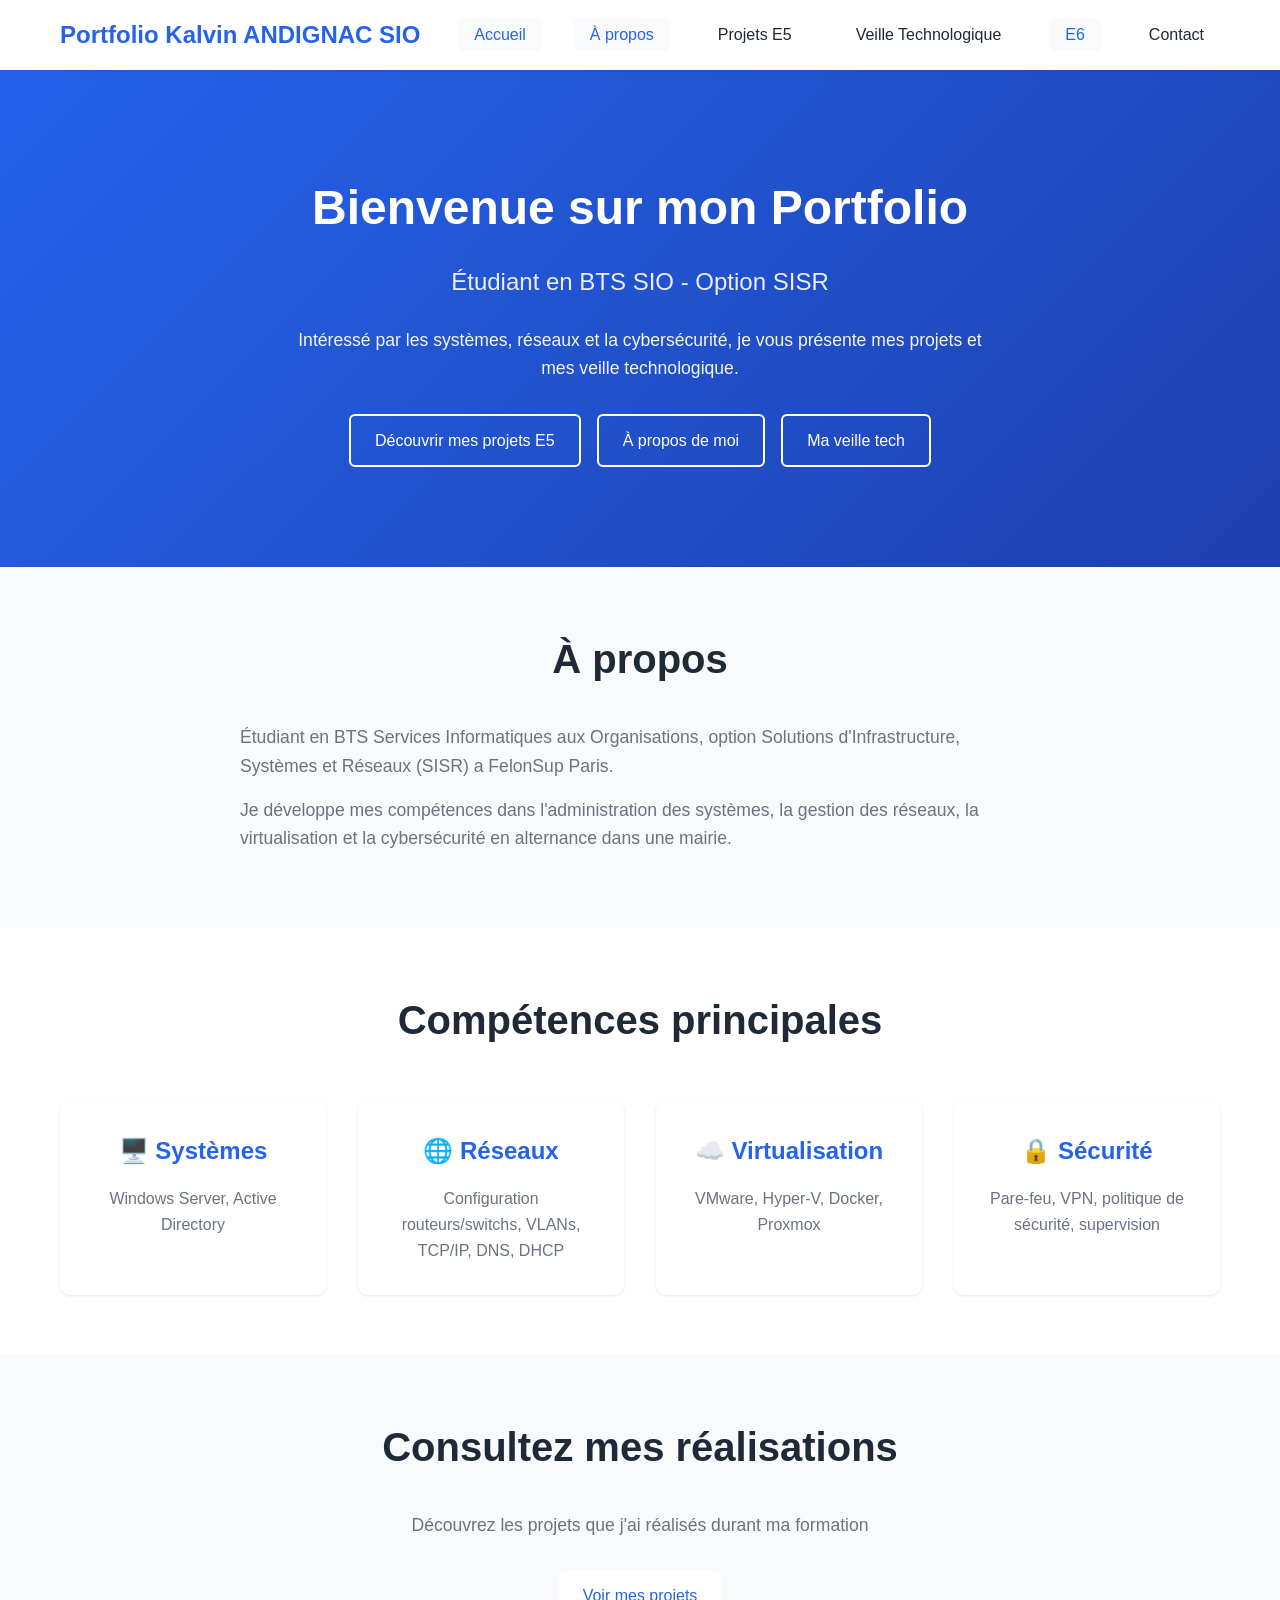
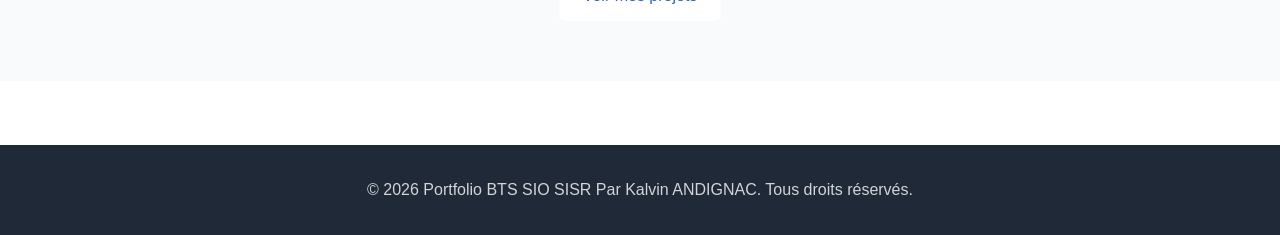
<file: index.html>
<!DOCTYPE html>
<html lang="fr">
<head>
    <meta charset="UTF-8">
    <meta name="viewport" content="width=device-width, initial-scale=1.0">
    <title>Portfolio Kalvin ANDIGNAC </title>
    <link rel="stylesheet" href="style.css">
</head>
<body>
    <nav class="navbar">
        <div class="container">
            <div class="nav-brand">Portfolio Kalvin ANDIGNAC SIO </div>
            <ul class="nav-menu">
                <li><a href="index.html" class="active">Accueil</a></li>
                <li><a href="apropos.html" class="active">À propos</a></li>
                <li><a href="projets.html">Projets E5</a></li>
                <li><a href="veille.html">Veille Technologique</a></li>
                <li><a href="e6.html" class="active">E6</a></li>
                <li><a href="contact.html">Contact</a></li>
            </ul>
        </div>
    </nav>

    <header class="hero">
        <div class="container">
            <div class="hero-content">
                <h1>Bienvenue sur mon Portfolio</h1>
                <h2>Étudiant en BTS SIO - Option SISR</h2>
                <p class="hero-description">
                    Intéressé par les systèmes, réseaux et la cybersécurité, 
                    je vous présente mes projets et mes veille technologique.
                 </p>
                 <div class="hero-buttons">
                 <a href="projets.html" class="btn btn-secondary">Découvrir mes projets E5</a>
                <a href="apropos.html" class="btn btn-secondary">À propos de moi</a>
                 <a href="veille.html" class="btn btn-secondary">Ma veille tech</a>
                </div>
                </div>
            </div>
        </div>
    </header>

    <section class="about">
        <div class="container">
            <h2>À propos</h2>
            <div class="about-content">
                <div class="about-text">
                    <p>
                        Étudiant en BTS Services Informatiques aux Organisations, 
                        option Solutions d'Infrastructure, Systèmes et Réseaux (SISR) a FelonSup Paris.
                    </p>
                    <p>
                        Je développe mes compétences dans l'administration des systèmes, 
                        la gestion des réseaux, la virtualisation et la cybersécurité en alternance dans une mairie.
                    </p>
                </div>
            </div>
        </div>
    </section>

    <section class="competences">
        <div class="container">
            <h2>Compétences principales</h2>
            <div class="competences-grid">
                <div class="competence-card">
                    <h3>🖥️ Systèmes</h3>
                    <p>Windows Server, Active Directory</p>
                </div>
                <div class="competence-card">
                    <h3>🌐 Réseaux</h3>
                    <p>Configuration routeurs/switchs, VLANs, TCP/IP, DNS, DHCP</p>
                </div>
                <div class="competence-card">
                    <h3>☁️ Virtualisation</h3>
                    <p>VMware, Hyper-V, Docker, Proxmox</p>
                </div>
                <div class="competence-card">
                    <h3>🔒 Sécurité</h3>
                    <p>Pare-feu, VPN, politique de sécurité, supervision</p>
                </div>
            </div>
        </div>
    </section>

    <section class="cta">
        <div class="container">
            <h2>Consultez mes réalisations</h2>
            <p>Découvrez les projets que j'ai réalisés durant ma formation</p>
            <a href="projets.html" class="btn btn-primary">Voir mes projets</a>
        </div>
    </section>

    <footer>
        <div class="container">
            <p>&copy; 2026 Portfolio BTS SIO SISR Par Kalvin ANDIGNAC. Tous droits réservés.</p>
        </div>
    </footer>
</body>
</html>
</file>
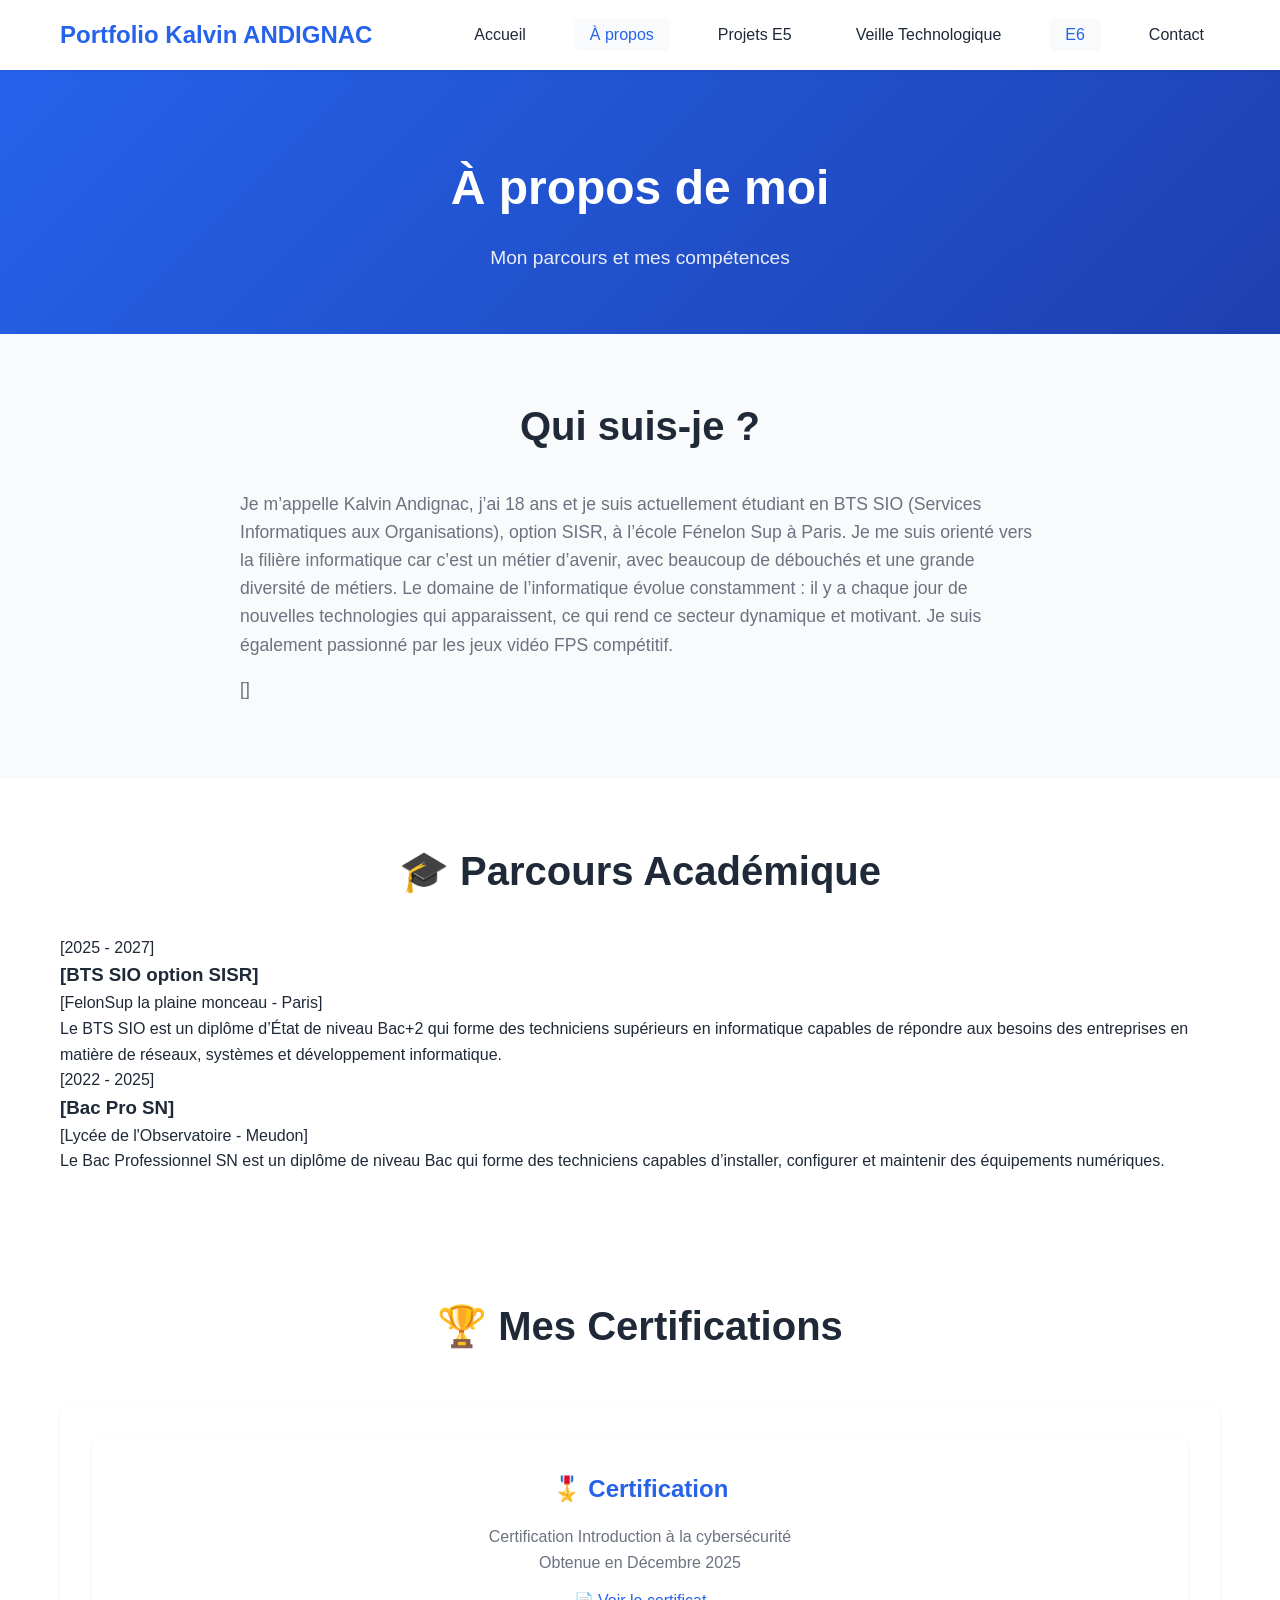
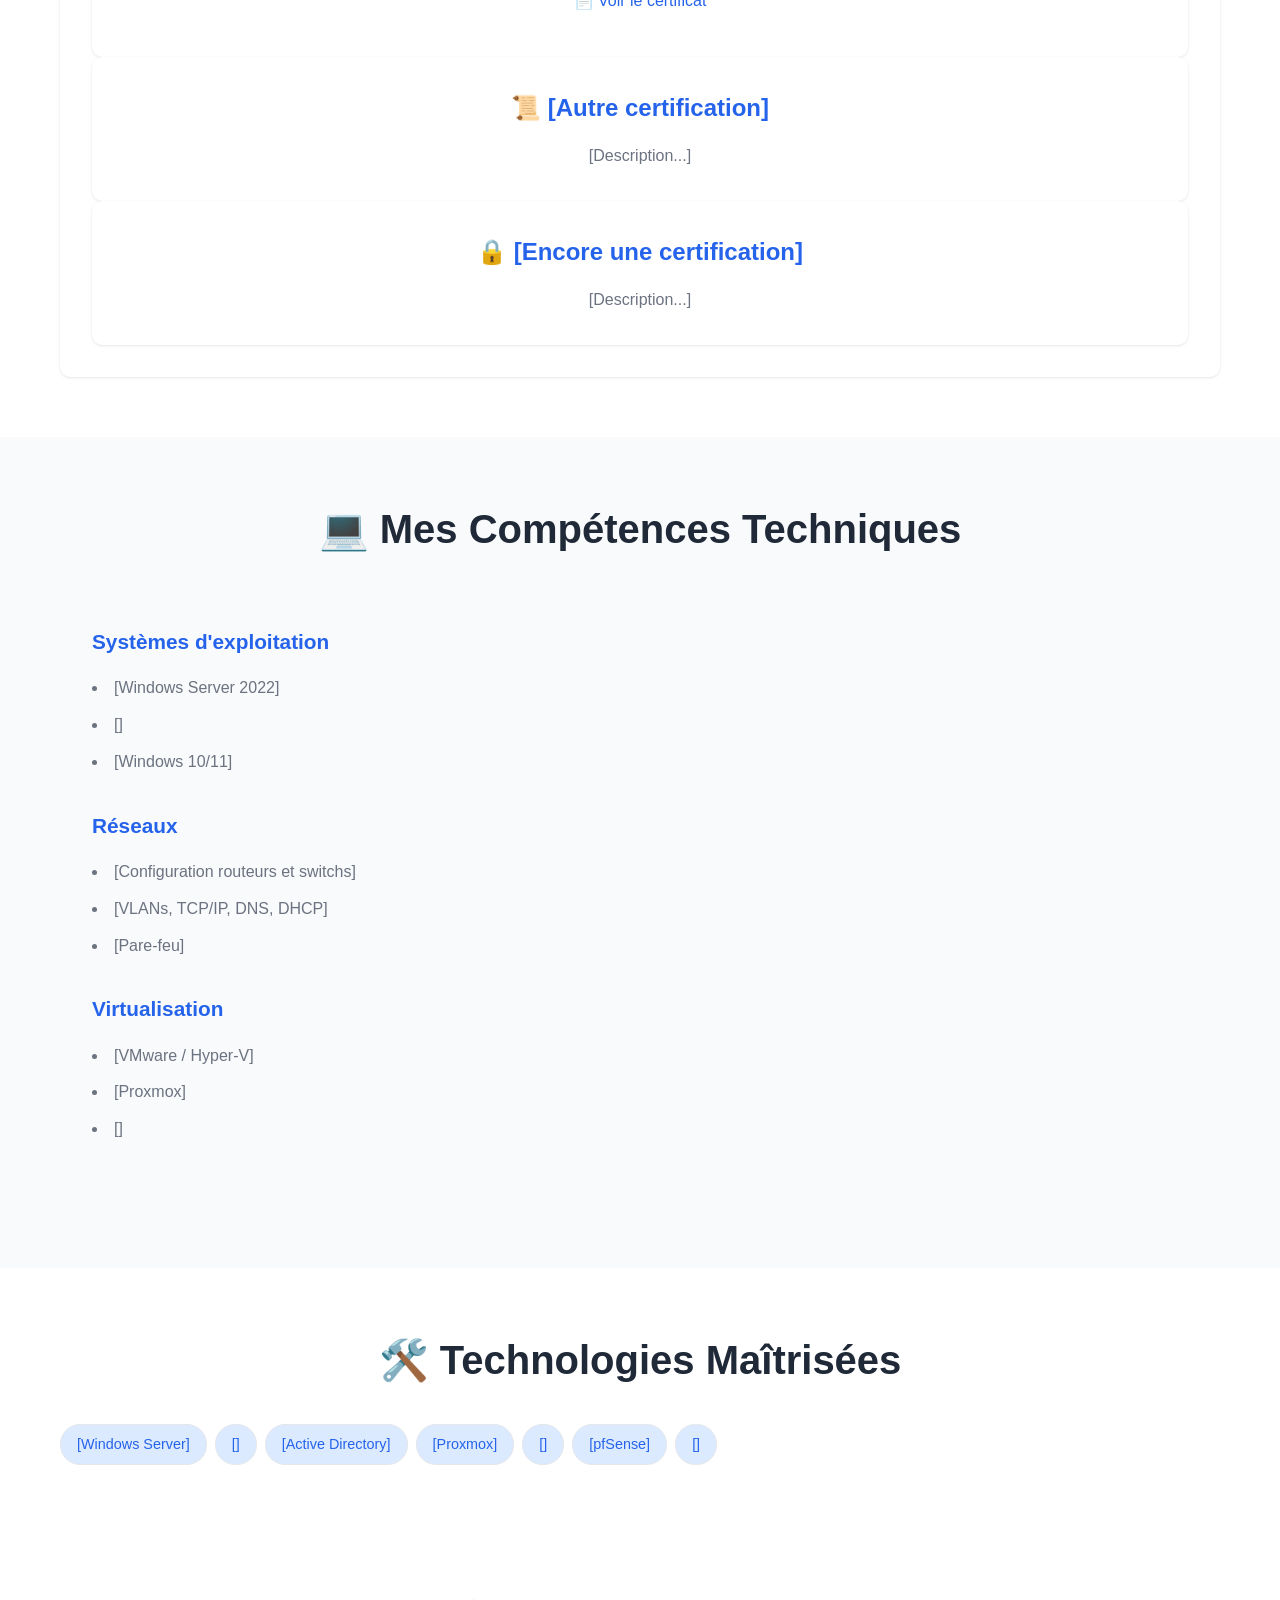
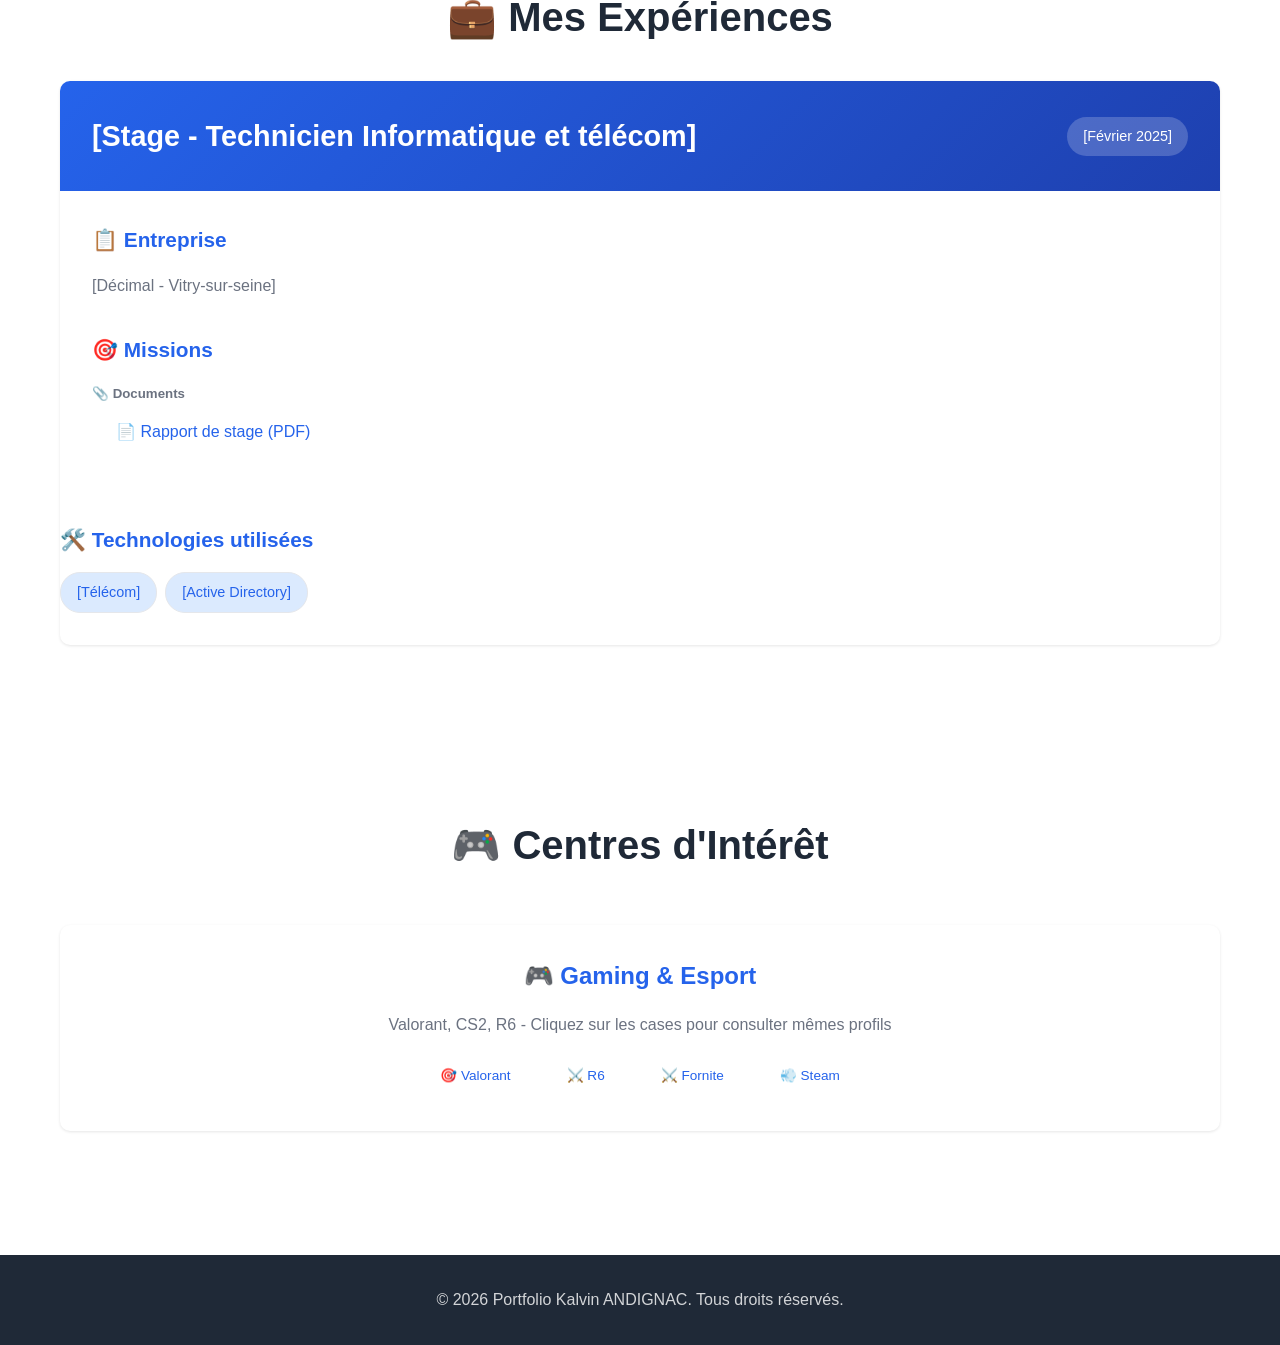
<file: apropos.html>
<!DOCTYPE html>
<html lang="fr">
<head>
    <meta charset="UTF-8">
    <meta name="viewport" content="width=device-width, initial-scale=1.0">
    <title>À propos - Portfolio Kalvin ANDIGNAC</title>
    <link rel="stylesheet" href="style.css">
</head>
<body>
    <nav class="navbar">
        <div class="container">
            <div class="nav-brand">Portfolio Kalvin ANDIGNAC</div>
            <ul class="nav-menu">
                <li><a href="index.html">Accueil</a></li>
                <li><a href="apropos.html" class="active">À propos</a></li>
                <li><a href="projets.html">Projets E5</a></li>
                <li><a href="veille.html">Veille Technologique</a></li>
                <li><a href="e6.html" class="active">E6</a></li>
                <li><a href="contact.html">Contact</a></li>
            </ul>
        </div>
    </nav>

    <section class="page-header">
        <div class="container">
            <h1>À propos de moi</h1>
            <p>Mon parcours et mes compétences</p>
        </div>
    </section>

    <!-- BLOC 1 : PRÉSENTATION -->
    <section class="about">
        <div class="container">
            <h2>Qui suis-je ?</h2>
            <div class="about-content">
                <div class="about-text">
                    <p>
                         Je m’appelle Kalvin Andignac, j’ai 18 ans et je suis actuellement étudiant en BTS SIO (Services Informatiques aux Organisations), option SISR, à l’école Fénelon Sup à Paris.

                         Je me suis orienté vers la filière informatique car c’est un métier d’avenir, avec beaucoup de débouchés et une grande diversité de métiers. Le domaine de l’informatique évolue constamment : il y a chaque jour de nouvelles technologies qui apparaissent, ce qui rend ce secteur dynamique et motivant.

                         Je suis également passionné par les jeux vidéo FPS compétitif.
                        
                    </p>
                    <p>
                        []
                    </p>
                </div>
            </div>
        </div>
    </section>

    <!-- BLOC 2 : PARCOURS ACADÉMIQUE -->
    <section class="parcours">
        <div class="container">
            <h2>🎓 Parcours Académique</h2>
            
            <div class="timeline">
                <!-- Formation 1 -->
                <div class="timeline-item">
                    <div class="timeline-date">[2025 - 2027]</div>
                    <div class="timeline-content">
                        <h3>[BTS SIO option SISR]</h3>
                        <p class="timeline-location">[FelonSup la plaine monceau - Paris]</p>
                        <p>
                            Le BTS SIO est un diplôme d’État de niveau Bac+2 qui forme des techniciens supérieurs en informatique capables de répondre aux besoins des entreprises en matière de réseaux, systèmes et développement informatique.
                        </p>
                    </div>
                </div>

                <!-- Formation 2 -->
                <div class="timeline-item">
                    <div class="timeline-date">[2022 - 2025]</div>
                    <div class="timeline-content">
                        <h3>[Bac Pro SN]</h3>
                        <p class="timeline-location">[Lycée de l'Observatoire - Meudon]</p>
                        <p>
                            Le Bac Professionnel SN est un diplôme de niveau Bac qui forme des techniciens capables d’installer, configurer et maintenir des équipements numériques.
                        </p>
                    </div>
                </div>

                <!-- COPIEZ CE BLOC POUR AJOUTER D'AUTRES FORMATIONS
                <div class="timeline-item">
                    <div class="timeline-date">[Dates]</div>
                    <div class="timeline-content">
                        <h3>[Titre formation]</h3>
                        <p class="timeline-location">[Établissement - Ville]</p>
                        <p>[Description]</p>
                    </div>
                </div>
                -->
            </div>
        </div>
    </section>

    <!-- BLOC 3 : CERTIFICATIONS -->
    <section class="certifications">
        <div class="container">
            <h2>🏆 Mes Certifications</h2>
            
            <div class="competences-grid">
                <!-- Certification 1 -->
                <div class="competence-card">
                    <div class="competence-card">
    <h3>🎖️ Certification </h3>
    <p>Certification Introduction à la cybersécurité</p>
    <p>Obtenue en Décembre 2025</p>
    <a href="Document/Introduction-à-la-cybersécurité.pdf" class="btn btn-primary" download>
        📄 Voir le certificat
    </a>
</div>
                    
                

                <!-- Certification 2 -->
                <div class="competence-card">
                    <h3>📜 [Autre certification]</h3>
                    <p>[Description...]</p>
                </div>

                <!-- Certification 3 -->
                <div class="competence-card">
                    <h3>🔒 [Encore une certification]</h3>
                    <p>[Description...]</p>
                </div>

                <!-- COPIEZ CE BLOC POUR AJOUTER D'AUTRES CERTIFICATIONS
                <div class="competence-card">
                    <h3>📋 [Titre]</h3>
                    <p>[Description]</p>
                </div>
                -->
            </div>
        </div>
    </section>

    <!-- BLOC 4 : COMPÉTENCES TECHNIQUES -->
    <section class="about">
        <div class="container">
            <h2>💻 Mes Compétences Techniques</h2>
            
            <div class="projet-content">
                <div class="projet-section">
                    <h3>Systèmes d'exploitation</h3>
                    <ul>
                        <li>[Windows Server 2022]</li>
                        <li>[]</li>
                        <li>[Windows 10/11]</li>
                        <!-- Ajoutez d'autres compétences -->
                    </ul>
                </div>

                <div class="projet-section">
                    <h3>Réseaux</h3>
                    <ul>
                        <li>[Configuration routeurs et switchs]</li>
                        <li>[VLANs, TCP/IP, DNS, DHCP]</li>
                        <li>[Pare-feu]</li>
                        <!-- Ajoutez d'autres compétences -->
                    </ul>
                </div>

                <div class="projet-section">
                    <h3>Virtualisation</h3>
                    <ul>
                        <li>[VMware / Hyper-V]</li>
                        <li>[Proxmox]</li>
                        <li>[]</li>
                        <!-- Ajoutez d'autres compétences -->
                    </ul>
                </div>

                <!-- COPIEZ CE BLOC POUR AJOUTER D'AUTRES CATÉGORIES
                <div class="projet-section">
                    <h3>[Autre catégorie]</h3>
                    <ul>
                        <li>[Compétence 1]</li>
                        <li>[Compétence 2]</li>
                    </ul>
                </div>
                -->
            </div>
        </div>
    </section>

    <!-- BLOC 5 : TECHNOLOGIES MAÎTRISÉES (TAGS) -->
    <section class="certifications">
        <div class="container">
            <h2>🛠️ Technologies Maîtrisées</h2>
            
            <div class="technologies">
                <span class="tech-tag">[Windows Server]</span>
                <span class="tech-tag">[]</span>
                <span class="tech-tag">[Active Directory]</span>
                <span class="tech-tag">[Proxmox]</span>
                <span class="tech-tag">[]</span>
                <span class="tech-tag">[pfSense]</span>
                <span class="tech-tag">[]</span>
                <!-- Ajoutez vos technologies en copiant cette ligne -->
            </div>
        </div>
    </section>

    <!-- BLOC 6 : EXPÉRIENCES PROFESSIONNELLES -->
    <section class="projets">
        <div class="container">
            <h2>💼 Mes Expériences</h2>

            <!-- Expérience 1 -->
            <div class="projet-card">
                <div class="projet-header">
                    <h2>[Stage - Technicien Informatique et télécom]</h2>
                    <span class="projet-date">[Février 2025]</span>
                </div>
                <div class="projet-content">
                    <div class="projet-section">
                        <h3>📋 Entreprise</h3>
                        <p>[Décimal - Vitry-sur-seine]</p>
                    </div>

                    <div class="projet-section">
                        <h3>🎯 Missions</h3>
                        <ul>
                        <h5>📎 Documents</h5>
                       <p>
                     </li><a href="Document/rapport-de-stage.pdf" class="btn btn-primary" download>
                      📄 Rapport de stage (PDF)
                     </a>
                     </p>
                     </div> 
                        </ul>
                    </div>

                    <div class="projet-section">
                        <h3>🛠️ Technologies utilisées</h3>
                        <div class="technologies">
                            <span class="tech-tag">[Télécom]</span>
                            <span class="tech-tag">[Active Directory]</span>
                        </div>
                    </div>
                </div>
            </div>

            <!-- COPIEZ CE BLOC POUR AJOUTER D'AUTRES EXPÉRIENCES
            <div class="projet-card">
                <div class="projet-header">
                    <h2>[Titre expérience]</h2>
                    <span class="projet-date">[Date]</span>
                </div>
                <div class="projet-content">
                    <div class="projet-section">
                        <h3>📋 Entreprise</h3>
                        <p>[Nom - Ville]</p>
                    </div>
                    <div class="projet-section">
                        <h3>🎯 Missions</h3>
                        <ul>
                            <li>[Mission 1]</li>
                        </ul>
                    </div>
                </div>
            </div>
            -->
        </div>
    </section>

    <!-- BLOC 7 : CENTRES D'INTÉRÊT -->
    <section class="certifications">
        <div class="container">
            <h2>🎮 Centres d'Intérêt</h2>
            
            <div class="competences-grid">
               <div class="competence-card">
    <h3>🎮 Gaming & Esport</h3>
    <p>Valorant, CS2, R6 - Cliquez sur les cases pour consulter mêmes profils</p>
    <div style="display: flex; gap: 0.5rem; justify-content: center; flex-wrap: wrap; margin-top: 1rem;">
        <a href="https://tracker.gg/valorant/profile/riot/lxkyzzen%235742/overview?platform=console&playlist=console-competitive&season=3ea2b318-423b-cf86-25da-7cbb0eefbe2d" target="_blank" class="btn btn-primary" style="font-size: 0.85rem;">
            🎯 Valorant
        </a>
        <a href="https://r6.tracker.network/r6siege/profile/psn/lxkyzzen/overview" target="_blank" class="btn btn-primary" style="font-size: 0.85rem;">
            ⚔️ R6
        </a>

        </a>
        <a href="https://fortnitetracker.com/profile/all/ASB%20LXKYZZEN" target="_blank" class="btn btn-primary" style="font-size: 0.85rem;">
            ⚔️ Fornite
        </a>
        
        <a href="https://steamcommunity.com/profiles/76561198965823022/" target="_blank" class="btn btn-primary" style="font-size: 0.85rem;">
            💨 Steam
        </a>
    </div>
</div>

                <!-- Ajoutez d'autres centres d'intérêt -->
            </div>
        </div>
    </section>

    <footer>
        <div class="container">
            <p>&copy; 2026 Portfolio Kalvin ANDIGNAC. Tous droits réservés.</p>
        </div>
    </footer>
</body>
</html>
</file>
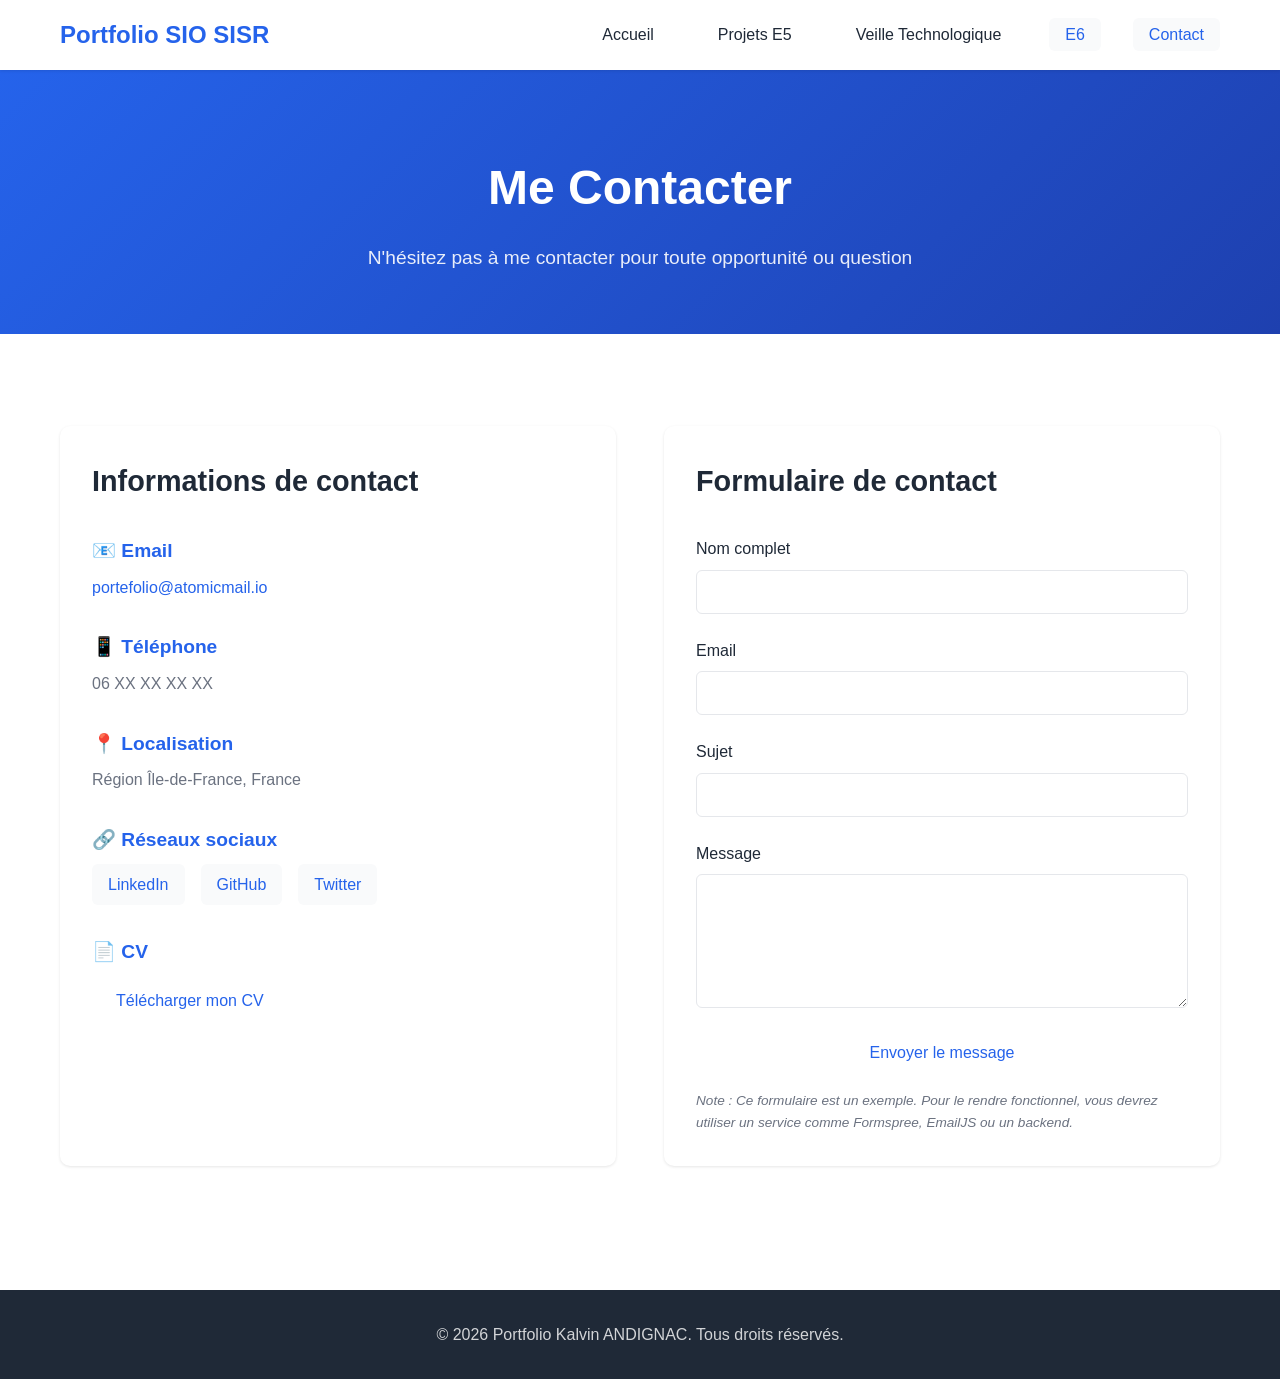
<file: contact.html>
<!DOCTYPE html>
<html lang="fr">
<head>
    <meta charset="UTF-8">
    <meta name="viewport" content="width=device-width, initial-scale=1.0">
    <title>Contact - Portfolio BTS SIO SISR</title>
    <link rel="stylesheet" href="style.css">
</head>
<body>
    <nav class="navbar">
        <div class="container">
            <div class="nav-brand">Portfolio SIO SISR</div>
            <ul class="nav-menu">
                <li><a href="index.html">Accueil</a></li>
                <li><a href="projets.html">Projets E5</a></li>
                <li><a href="veille.html">Veille Technologique</a></li>
                <li><a href="e6.html" class="active">E6</a></li>
                <li><a href="contact.html" class="active">Contact</a></li>
            </ul>
        </div>
    </nav>

    <section class="page-header">
        <div class="container">
            <h1>Me Contacter</h1>
            <p>N'hésitez pas à me contacter pour toute opportunité ou question</p>
        </div>
    </section>

    <section class="contact-section">
        <div class="container">
            <div class="contact-grid">
                <div class="contact-info">
                    <h2>Informations de contact</h2>
                    
                    <div class="contact-item">
                        <h3>📧 Email</h3>
                        <p><a href="mailto:votre.email@example.com">portefolio@atomicmail.io</a></p>
                    </div>

                    <div class="contact-item">
                        <h3>📱 Téléphone</h3>
                        <p>06 XX XX XX XX</p>
                    </div>

                    <div class="contact-item">
                        <h3>📍 Localisation</h3>
                        <p>Région Île-de-France, France</p>
                    </div>

                    <div class="contact-item">
                        <h3>🔗 Réseaux sociaux</h3>
                        <div class="social-links">
                            <a href="#" class="social-link">LinkedIn</a>
                            <a href="#" class="social-link">GitHub</a>
                            <a href="#" class="social-link">Twitter</a>
                        </div>
                    </div>

                    <div class="contact-item">
                        <h3>📄 CV</h3>
                        <a href="#" class="btn btn-primary">Télécharger mon CV</a>
                    </div>
                </div>

                <div class="contact-form-container">
                    <h2>Formulaire de contact</h2>
                    <form class="contact-form" action="#" method="POST">
                        <div class="form-group">
                            <label for="name">Nom complet</label>
                            <input type="text" id="name" name="name" required>
                        </div>

                        <div class="form-group">
                            <label for="email">Email</label>
                            <input type="email" id="email" name="email" required>
                        </div>

                        <div class="form-group">
                            <label for="subject">Sujet</label>
                            <input type="text" id="subject" name="subject" required>
                        </div>

                        <div class="form-group">
                            <label for="message">Message</label>
                            <textarea id="message" name="message" rows="6" required></textarea>
                        </div>

                        <button type="submit" class="btn btn-primary">Envoyer le message</button>
                    </form>
                    <p class="form-note">
                        Note : Ce formulaire est un exemple. Pour le rendre fonctionnel, 
                        vous devrez utiliser un service comme Formspree, EmailJS ou un backend.
                    </p>
                </div>
            </div>
        </div>
    </section>

    <footer>
        <div class="container">
            <p>&copy; 2026 Portfolio Kalvin ANDIGNAC. Tous droits réservés.</p>
        </div>
    </footer>
</body>
</html>
</file>
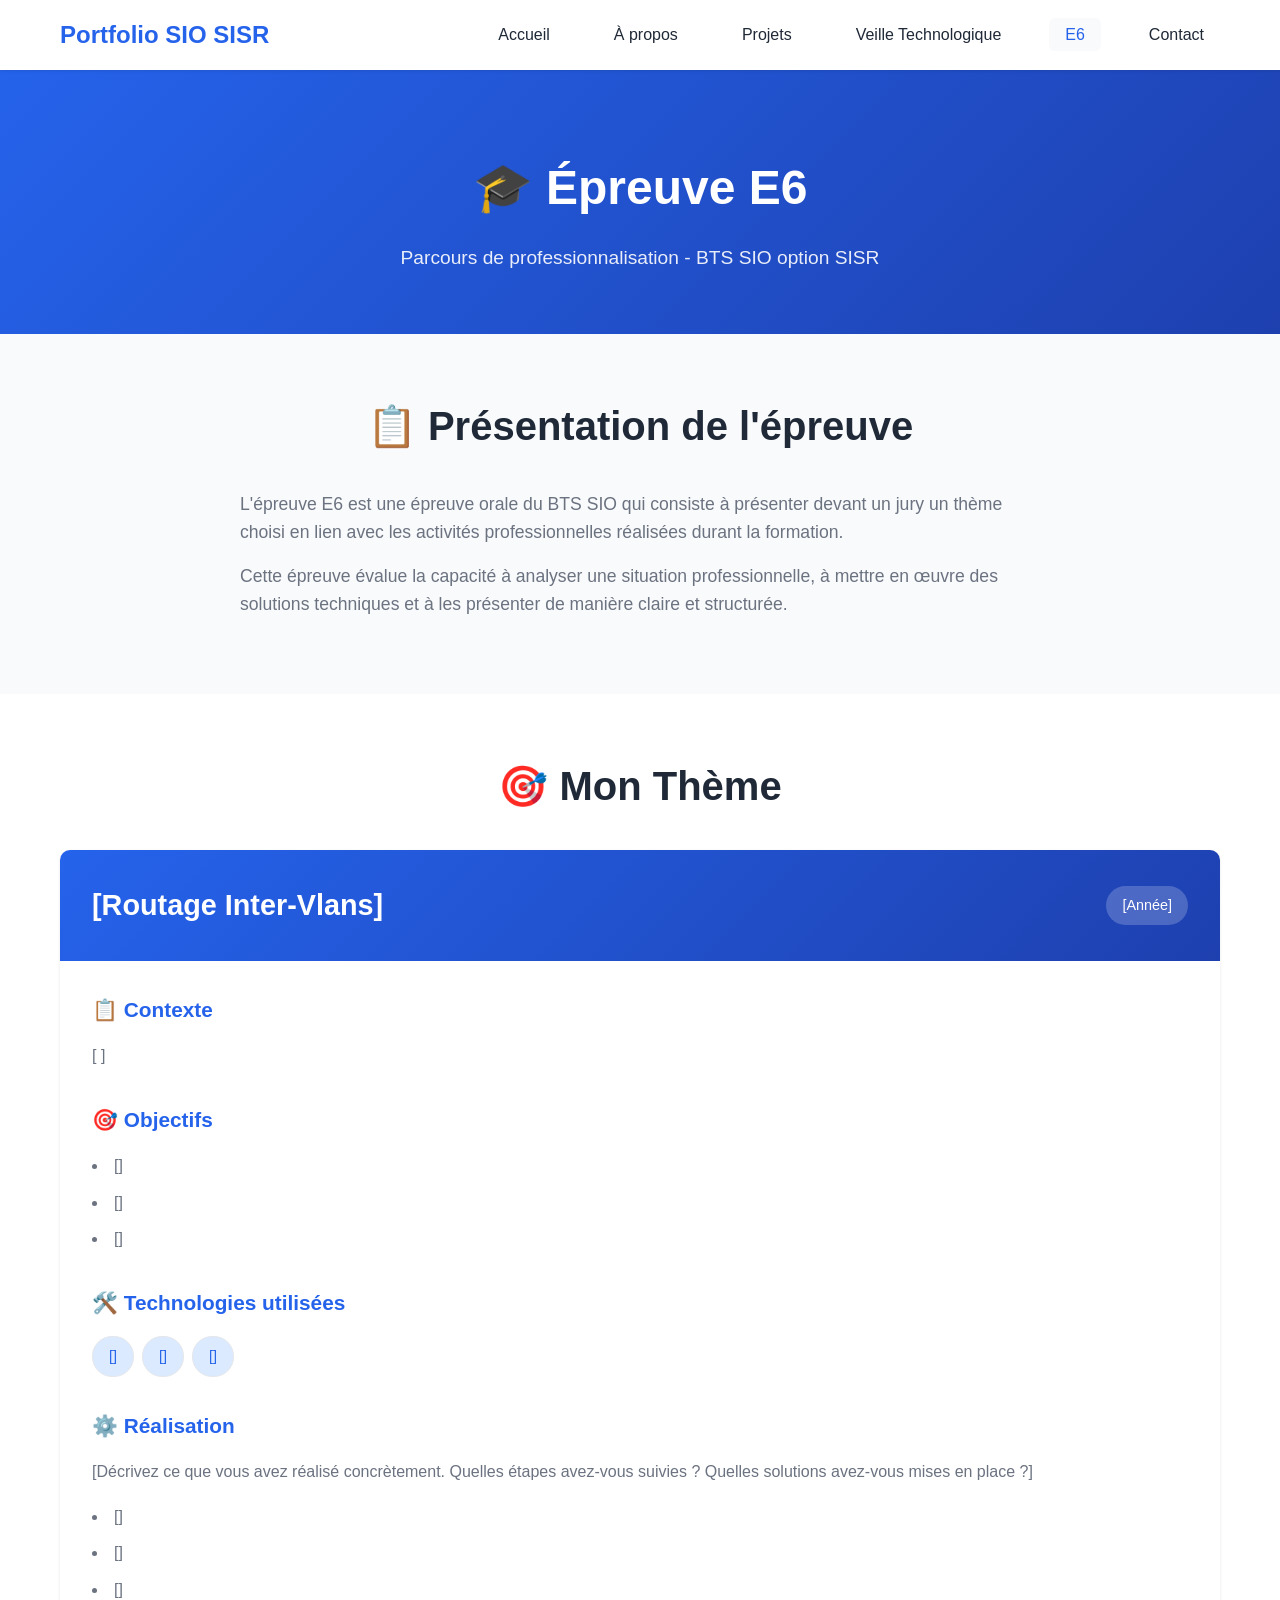
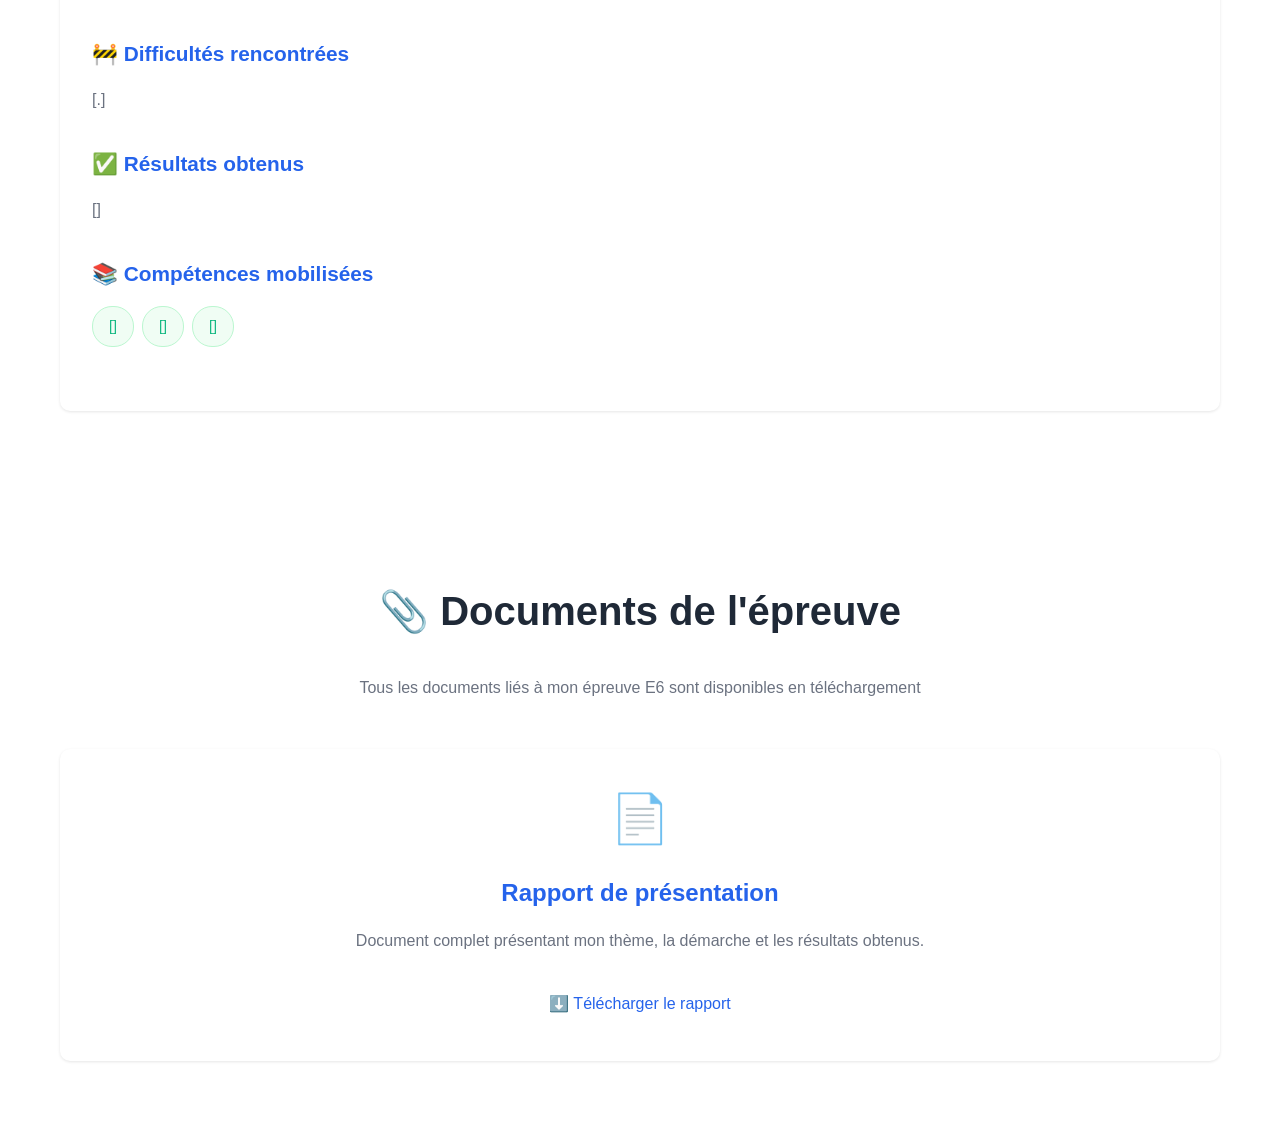
<file: e6.html>
<!DOCTYPE html>
<html lang="fr">
<head>
    <meta charset="UTF-8">
    <meta name="viewport" content="width=device-width, initial-scale=1.0">
    <title>E6 - Portfolio BTS SIO SISR</title>
    <link rel="stylesheet" href="style.css">
</head>
<body>
    <nav class="navbar">
        <div class="container">
            <div class="nav-brand">Portfolio SIO SISR</div>
            <ul class="nav-menu">
                <li><a href="index.html">Accueil</a></li>
                <li><a href="apropos.html">À propos</a></li>
                <li><a href="projets.html">Projets</a></li>
                <li><a href="veille.html">Veille Technologique</a></li>
                <li><a href="e6.html" class="active">E6</a></li>
                <li><a href="contact.html">Contact</a></li>
            </ul>
        </div>
    </nav>

    <!-- EN-TÊTE -->
    <section class="page-header">
        <div class="container">
            <h1>🎓 Épreuve E6</h1>
            <p>Parcours de professionnalisation - BTS SIO option SISR</p>
        </div>
    </section>

    <!-- PRÉSENTATION DE L'ÉPREUVE -->
    <section class="about">
        <div class="container">
            <h2>📋 Présentation de l'épreuve</h2>
            <div class="about-content">
                <div class="about-text">
                    <p>
                        L'épreuve E6 est une épreuve orale du BTS SIO qui consiste à présenter 
                        devant un jury un thème choisi en lien avec les activités professionnelles 
                        réalisées durant la formation.
                    </p>
                    <p>
                        Cette épreuve évalue la capacité à analyser une situation professionnelle, 
                        à mettre en œuvre des solutions techniques et à les présenter de manière 
                        claire et structurée.
                    </p>
                </div>
            </div>
        </div>
    </section>

    <!-- THÈME CHOISI -->
    <section class="projets">
        <div class="container">
            <h2>🎯 Mon Thème</h2>

            <div class="projet-card">
                <div class="projet-header">
                    <h2>[Routage Inter-Vlans]</h2>
                    <span class="projet-date">[Année]</span>
                </div>
                <div class="projet-content">

                    <div class="projet-section">
                        <h3>📋 Contexte</h3>
                        <p>
                            [ 
                            ]
                        </p>
                    </div>

                    <div class="projet-section">
                        <h3>🎯 Objectifs</h3>
                        <ul>
                            <li>[]</li>
                            <li>[]</li>
                            <li>[]</li>
                        </ul>
                    </div>

                    <div class="projet-section">
                        <h3>🛠️ Technologies utilisées</h3>
                        <div class="technologies">
                            <span class="tech-tag">[]</span>
                            <span class="tech-tag">[]</span>
                            <span class="tech-tag">[]</span>
                        </div>
                    </div>

                    <div class="projet-section">
                        <h3>⚙️ Réalisation</h3>
                        <p>
                            [Décrivez ce que vous avez réalisé concrètement. Quelles étapes avez-vous 
                            suivies ? Quelles solutions avez-vous mises en place ?]
                        </p>
                        <ul>
                            <li>[]</li>
                            <li>[]</li>
                            <li>[]</li>
                        </ul>
                    </div>

                    <div class="projet-section">
                        <h3>🚧 Difficultés rencontrées</h3>
                        <p>
                            [.]
                        </p>
                    </div>

                    <div class="projet-section">
                        <h3>✅ Résultats obtenus</h3>
                        <p>
                            []
                        </p>
                    </div>

                    <div class="projet-section">
                        <h3>📚 Compétences mobilisées</h3>
                        <div class="competences-list">
                            <span class="comp-tag">[]</span>
                            <span class="comp-tag">[]</span>
                            <span class="comp-tag">[]</span>
                        </div>
                    </div>

                </div>
            </div>
        </div>
    </section>

    <!-- DOCUMENTS À TÉLÉCHARGER -->
    <section class="certifications">
        <div class="container">
            <h2>📎 Documents de l'épreuve</h2>
            <p style="text-align: center; color: #6b7280; margin-bottom: 2rem;">
                Tous les documents liés à mon épreuve E6 sont disponibles en téléchargement
            </p>

            <div class="competences-grid">

                <!-- Document 1 : Rapport -->
                <div class="competence-card">
                    <div style="font-size: 3rem; margin-bottom: 1rem;">📄</div>
                    <h3>Rapport de présentation</h3>
                    <p>Document complet présentant mon thème, la démarche et les résultats obtenus.</p>
                    <br>
                    <a href="Document/Fiche descriptive SISR (E6).docx" class="btn btn-primary" download>
                        ⬇️ Télécharger le rapport
                    </a>
                </div>
</file>
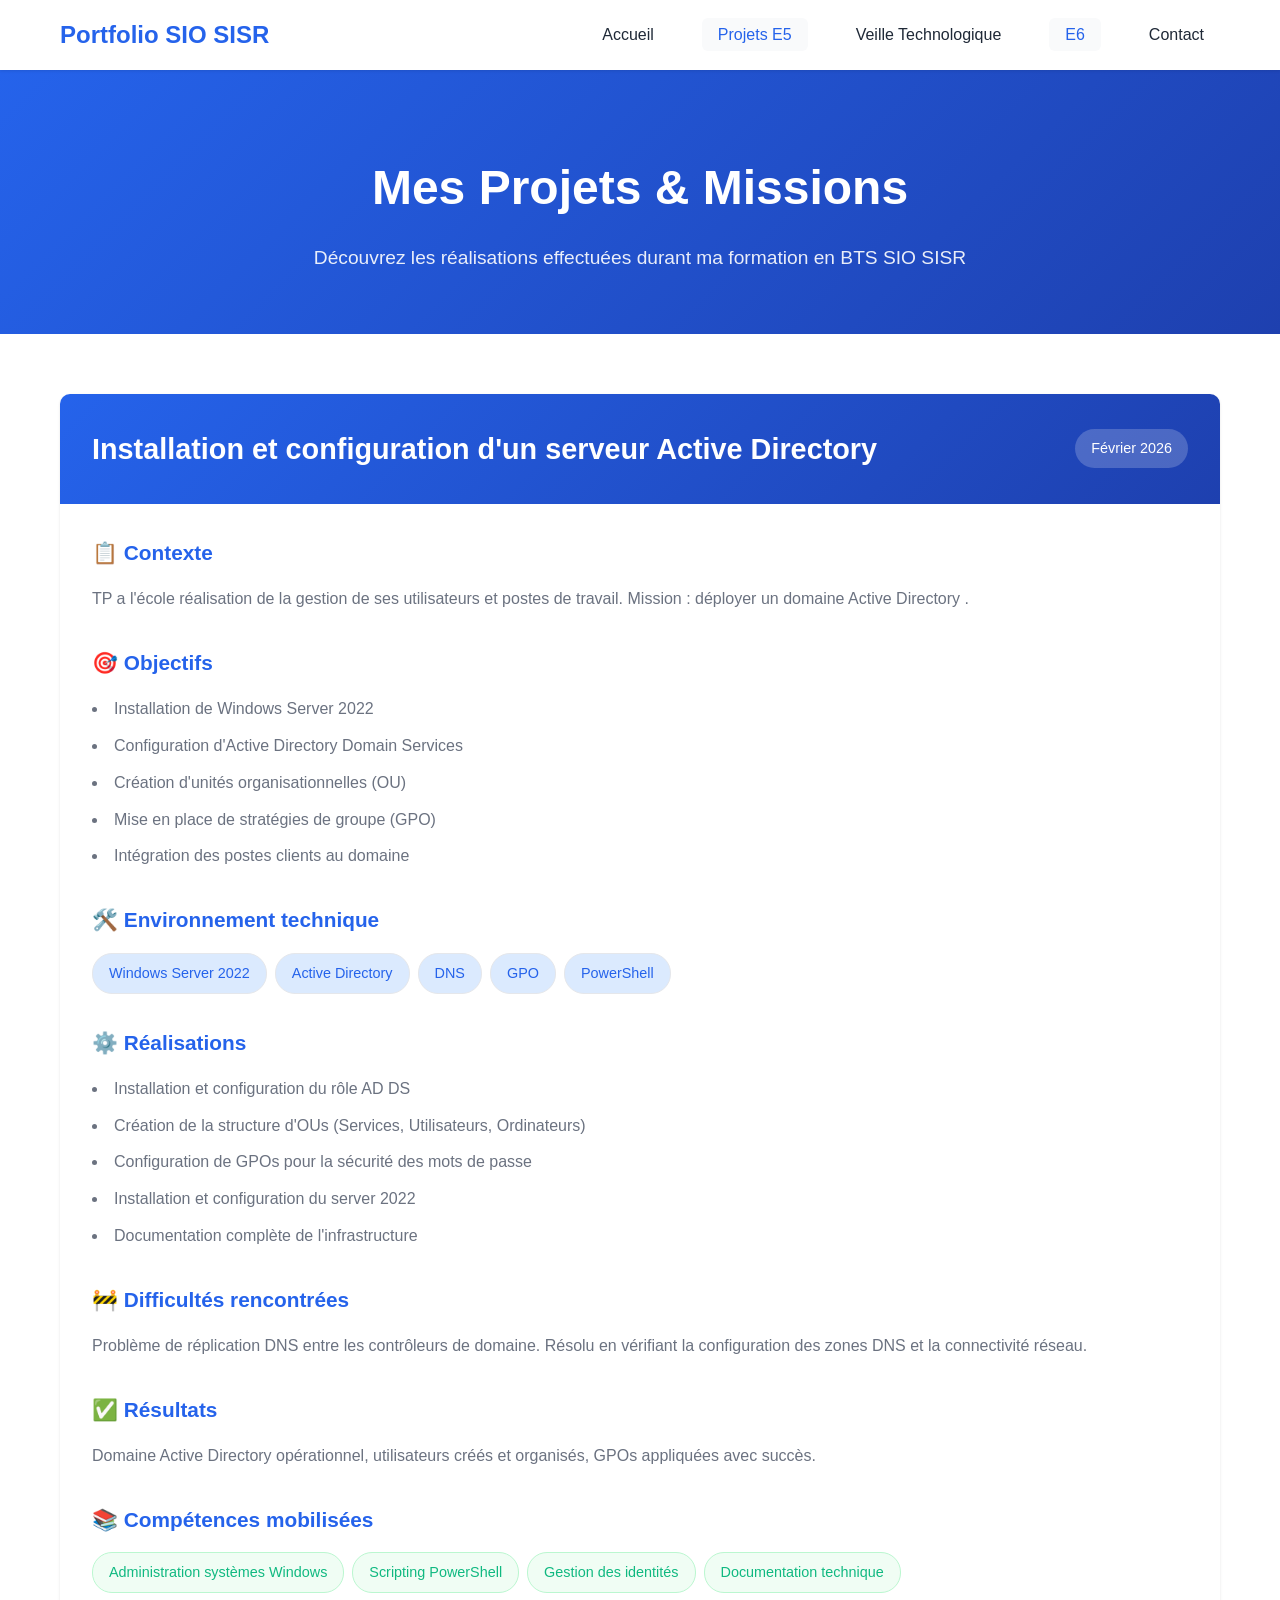
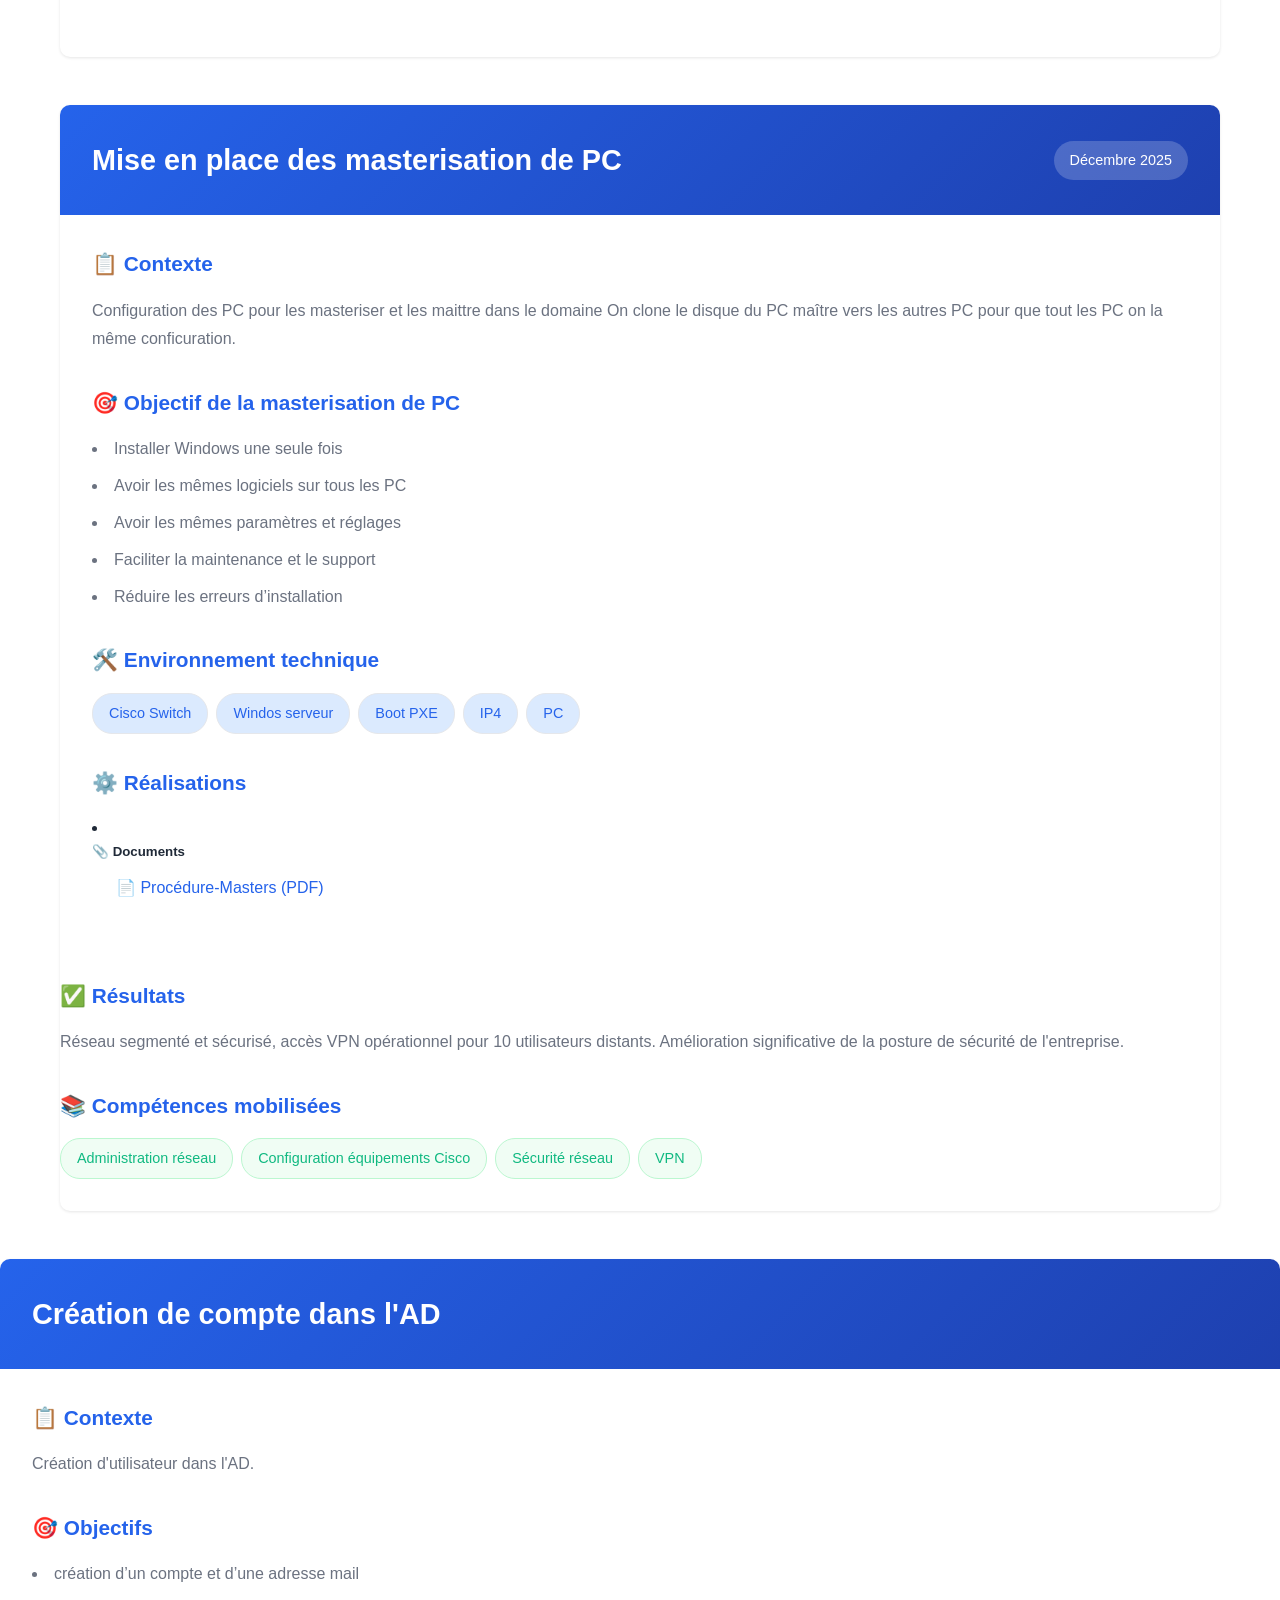
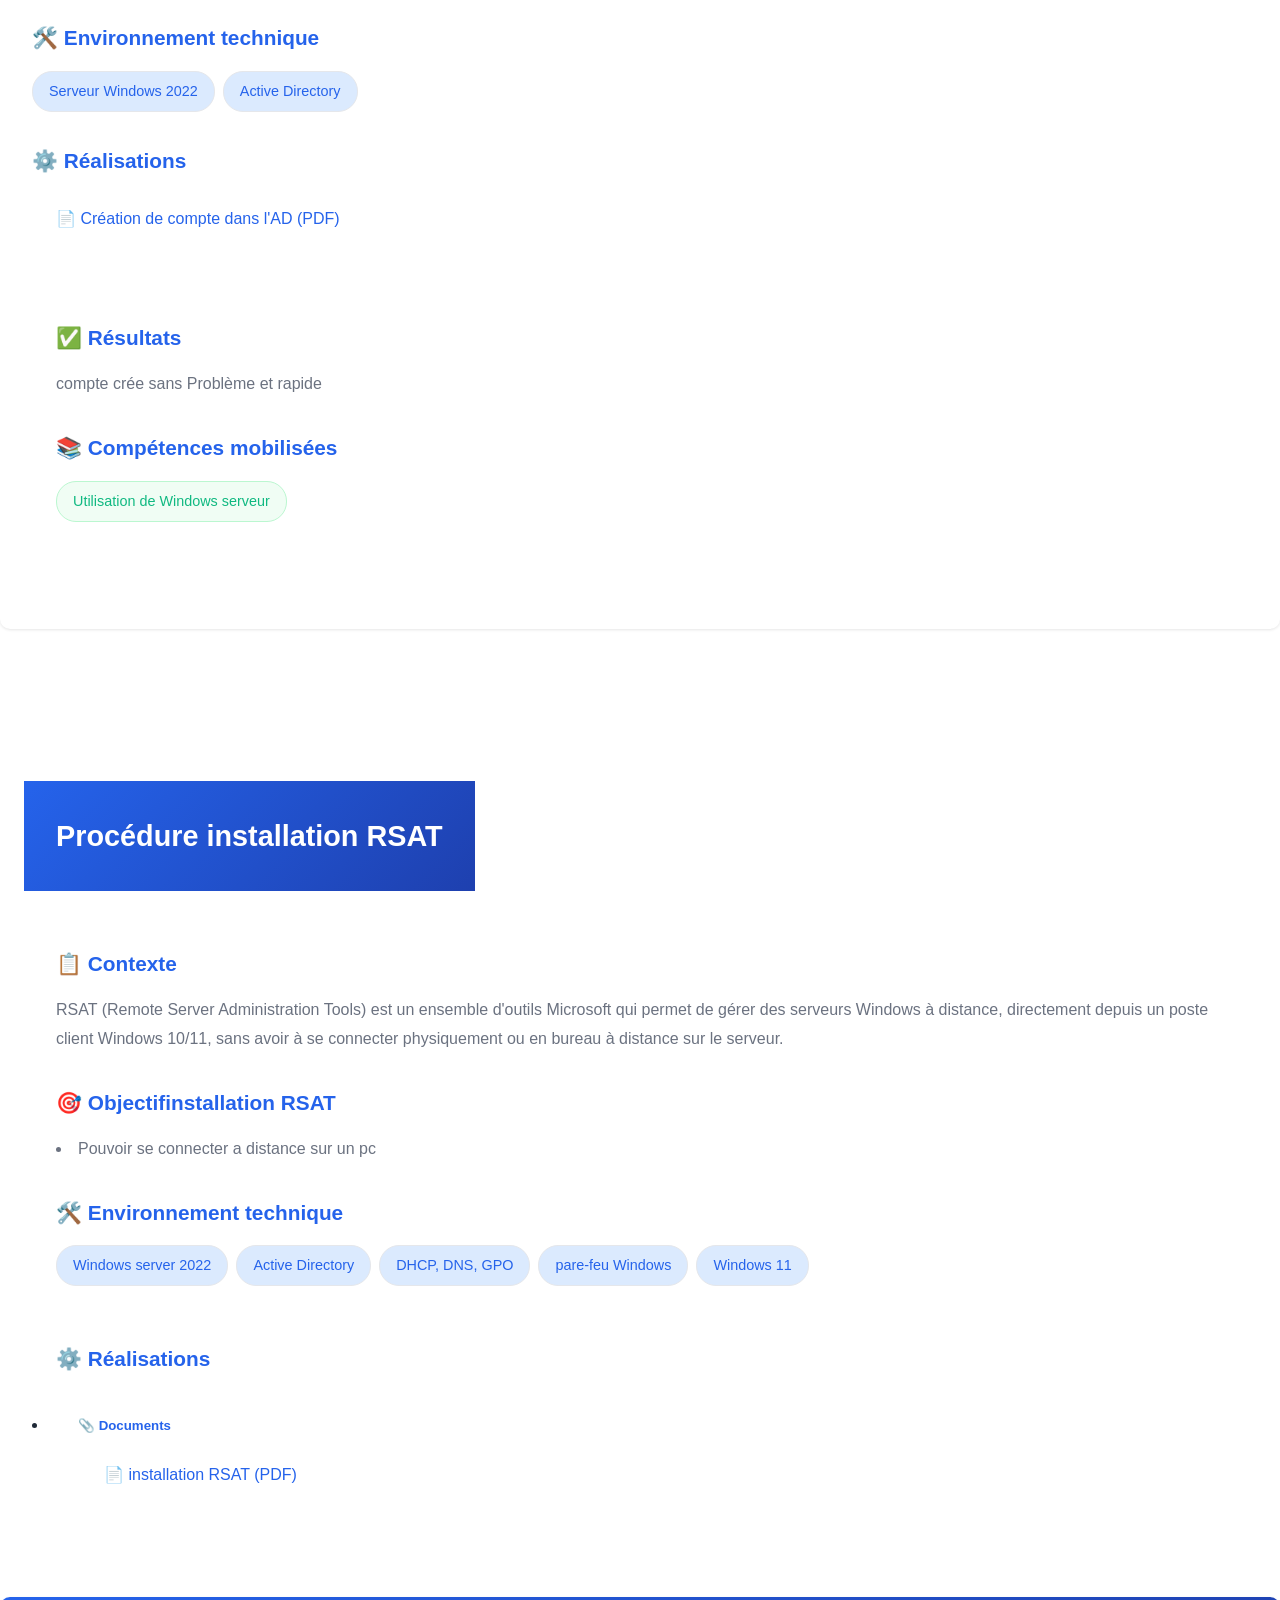
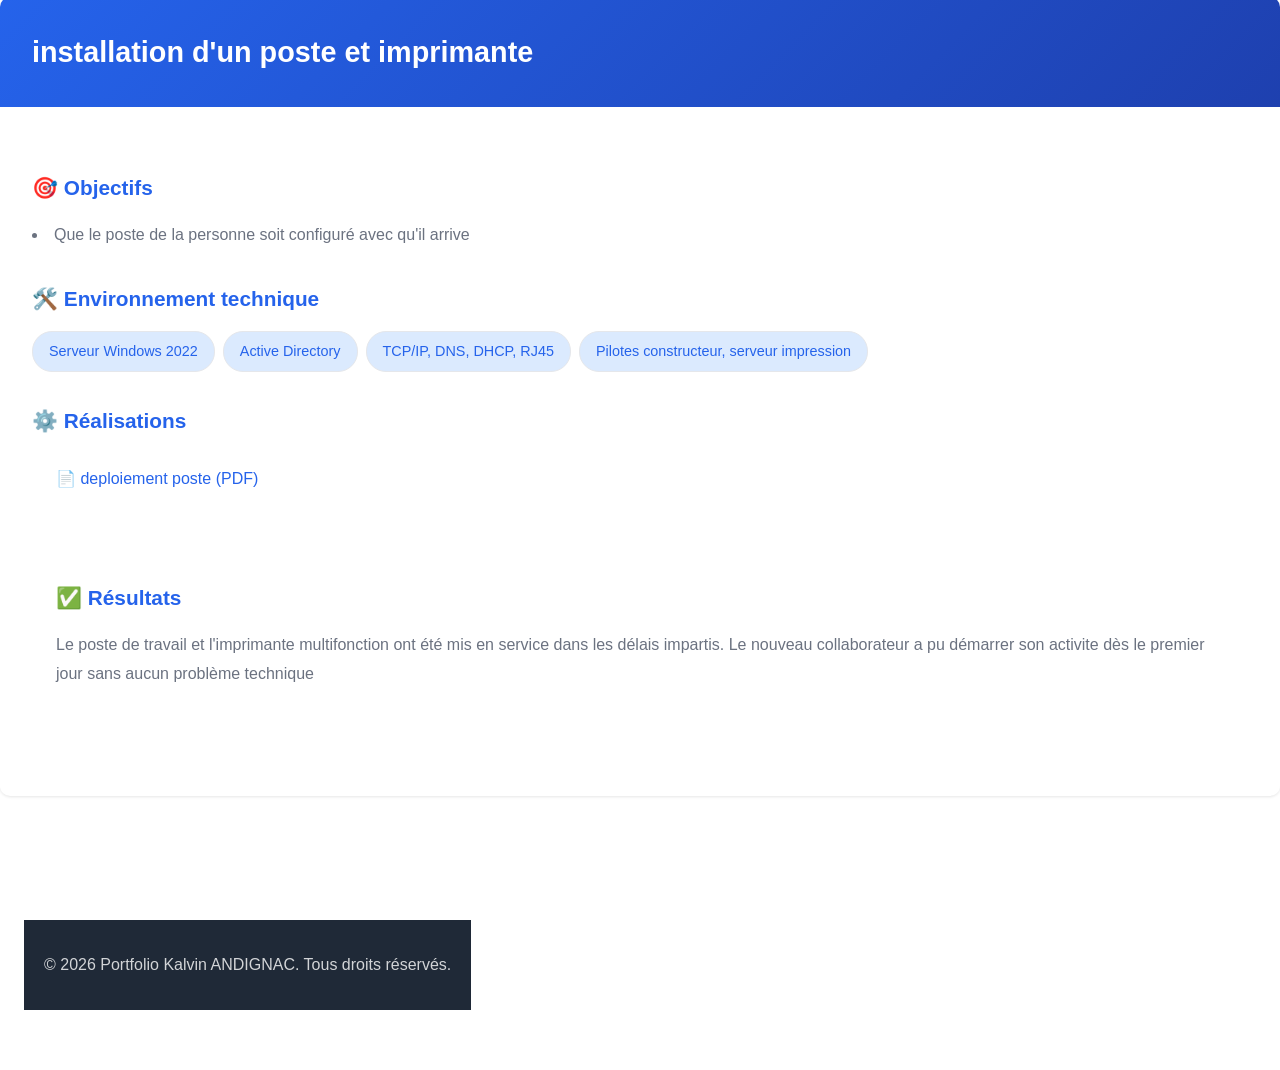
<file: projets.html>
<!DOCTYPE html>
<html lang="fr">
<head>
    <meta charset="UTF-8">
    <meta name="viewport" content="width=device-width, initial-scale=1.0">
    <title>Mes Projets - Portfolio BTS SIO SISR</title>
    <link rel="stylesheet" href="style.css">
</head>
<body>
    <nav class="navbar">
        <div class="container">
            <div class="nav-brand">Portfolio SIO SISR</div>
            <ul class="nav-menu">
                <li><a href="index.html">Accueil</a></li>
                <li><a href="projets.html" class="active">Projets E5</a></li>
                <li><a href="veille.html">Veille Technologique</a></li>
                <li><a href="e6.html" class="active">E6</a></li>
                <li><a href="contact.html">Contact</a></li>
            </ul>
        </div>
    </nav>

    <section class="page-header">
        <div class="container">
            <h1>Mes Projets & Missions</h1>
            <p>Découvrez les réalisations effectuées durant ma formation en BTS SIO SISR</p>
        </div>
    </section>

    <section class="projets">
        <div class="container">
            
            <!-- Projet 1 - EXEMPLE À DUPLIQUER -->
            <div class="projet-card">
                <div class="projet-header">
                    <h2>Installation et configuration d'un serveur Active Directory</h2>
                    <span class="projet-date">Février 2026</span>
                </div>
                <div class="projet-content">
                    <div class="projet-section">
                        <h3>📋 Contexte</h3>
                        <p>
                             TP a l'école réalisation de la gestion de ses utilisateurs 
                            et postes de travail. Mission : déployer un domaine Active Directory 
                            .
                        </p>
                    </div>

                    <div class="projet-section">
                        <h3>🎯 Objectifs</h3>
                        <ul>
                            <li>Installation de Windows Server 2022</li>
                            <li>Configuration d'Active Directory Domain Services</li>
                            <li>Création d'unités organisationnelles (OU)</li>
                            <li>Mise en place de stratégies de groupe (GPO)</li>
                            <li>Intégration des postes clients au domaine</li>
                        </ul>
                    </div>

                    <div class="projet-section">
                        <h3>🛠️ Environnement technique</h3>
                        <div class="technologies">
                            <span class="tech-tag">Windows Server 2022</span>
                            <span class="tech-tag">Active Directory</span>
                            <span class="tech-tag">DNS</span>
                            <span class="tech-tag">GPO</span>
                            <span class="tech-tag">PowerShell</span>
                        </div>
                    </div>

                    <div class="projet-section">
                        <h3>⚙️ Réalisations</h3>
                        <ul>
                            <li>Installation et configuration du rôle AD DS</li>
                            <li>Création de la structure d'OUs (Services, Utilisateurs, Ordinateurs)</li>
                            <li>Configuration de GPOs pour la sécurité des mots de passe</li>
                            <li>Installation et configuration du server 2022</li>
                            <li>Documentation complète de l'infrastructure</li>
                        </ul>
                    </div>

                    <div class="projet-section">
                        <h3>🚧 Difficultés rencontrées</h3>
                        <p>
                            Problème de réplication DNS entre les contrôleurs de domaine. 
                            Résolu en vérifiant la configuration des zones DNS et la connectivité réseau.
                        </p>
                    </div>

                    <div class="projet-section">
                        <h3>✅ Résultats</h3>
                        <p>
                            Domaine Active Directory opérationnel, utilisateurs créés et organisés, 
                            GPOs appliquées avec succès.
                        </p>
                    </div>

                    <div class="projet-section">
                        <h3>📚 Compétences mobilisées</h3>
                        <div class="competences-list">
                            <span class="comp-tag">Administration systèmes Windows</span>
                            <span class="comp-tag">Scripting PowerShell</span>
                            <span class="comp-tag">Gestion des identités</span>
                            <span class="comp-tag">Documentation technique</span>
                        </div>
                    </div>
                </div>
            </div>

            <!-- Projet 2 - EXEMPLE -->
            <div class="projet-card">
                <div class="projet-header">
                    <h2>Mise en place des masterisation de PC</h2>
                    <span class="projet-date">Décembre 2025</span>
                </div>
                <div class="projet-content">
                    <div class="projet-section">
                        <h3>📋 Contexte</h3>
                        <p>
                            Configuration des PC pour les masteriser et les maittre dans le domaine
                            On clone le disque du PC maître vers les autres PC pour que tout les PC on la même 
                            conficuration.
                            
                        </p>
                    </div>

                    <div class="projet-section">
                        <h3>🎯 Objectif de la masterisation de PC</h3>
                        <ul>
                            <li>Installer Windows une seule fois</li>
                            <li>Avoir les mêmes logiciels sur tous les PC</li>
                            <li>Avoir les mêmes paramètres et réglages</li>
                            <li>Faciliter la maintenance et le support</li>
                            <li>Réduire les erreurs d’installation</li>
                            
                            
                        </ul>
                    </div>

                    <div class="projet-section">
                        <h3>🛠️ Environnement technique</h3>
                        <div class="technologies">
                            <span class="tech-tag">Cisco Switch</span>
                            <span class="tech-tag">Windos serveur</span>
                            <span class="tech-tag">Boot PXE</span>
                            <span class="tech-tag">IP4</span>
                            <span class="tech-tag">PC</span>
                            
                        </div>
                    </div>

                    <div class="projet-section">
                        <h3>⚙️ Réalisations</h3>
                        
                            <li><h5>📎 Documents</h5>
                       <p>
                     <a href="Document/Masteur-PC.pdf" class="btn btn-primary" download>
                      📄 Procédure-Masters (PDF)
                     </a>
                     </p>
                     </div>  
                                
                                
    
                            
                            
                        </ul>
                    </div>

                    <div class="projet-section">
                        <h3>✅ Résultats</h3>
                        <p>
                            Réseau segmenté et sécurisé, accès VPN opérationnel pour 10 utilisateurs distants. 
                            Amélioration significative de la posture de sécurité de l'entreprise.
                        </p>
                    </div>

                    <div class="projet-section">
                        <h3>📚 Compétences mobilisées</h3>
                        <div class="competences-list">
                            <span class="comp-tag">Administration réseau</span>
                            <span class="comp-tag">Configuration équipements Cisco</span>
                            <span class="comp-tag">Sécurité réseau</span>
                            <span class="comp-tag">VPN</span>
                        </div>
                    </div>
                </div>
            </div>

            <!-- Projet 3 - EXEMPLE -->
            <div class="projet-card">
                <div class="projet-header">
                    <h2>Création de compte dans l'AD</h2>
                    
                </div>
                <div class="projet-content">
                    <div class="projet-section">
                        <h3>📋 Contexte</h3>
                        <p>
                            Création d'utilisateur dans l'AD.
                            
                        </p>
                    </div>

                    <div class="projet-section">
                        <h3>🎯 Objectifs</h3>
                        <ul>
                            <li>création d’un compte et d’une adresse mail </li>
                            
                            
                            
                        </ul>
                    </div>

                    <div class="projet-section">
                        <h3>🛠️ Environnement technique</h3>
                        <div class="technologies">
                            <span class="tech-tag">Serveur Windows 2022</span>
                            <span class="tech-tag">Active Directory</span>
                        
                            
                        </div>
                    </div>

                    <div class="projet-section">
                        <h3>⚙️ Réalisations</h3>
                        <ul>
                           <a href="Document/Procedure_Création_compte_AD.pdf" class="btn btn-primary" download>
                      📄 Création de compte dans l'AD (PDF)
                            
                            
                            
                            
                        </ul>
                    </div>

                    <div class="projet-section">
                        <h3>✅ Résultats</h3>
                        <p>
                            compte crée sans Problème et rapide  
                            
                        </p>
                    </div>

                    <div class="projet-section">
                        <h3>📚 Compétences mobilisées</h3>
                        <div class="competences-list">
                            <span class="comp-tag">Utilisation de Windows serveur</span>
                            
                            
                            
                        </div>
                    </div>
                </div>
            </div>

        </div>
    </section>


                <div class="projet-header">
                    <h2>Procédure installation RSAT</h2>
                    
                </div>
                <div class="projet-content">
                    <div class="projet-section">
                        <h3>📋 Contexte</h3>
                        <p>
                            RSAT (Remote Server Administration Tools) est un ensemble d'outils Microsoft qui permet de gérer des serveurs Windows à distance, directement depuis un poste client Windows 10/11, sans avoir à se connecter physiquement ou en bureau à distance sur le serveur.
                             
                            
                            
                        </p>
                    </div>

                    <div class="projet-section">
                        <h3>🎯 Objectifinstallation RSAT</h3>
                        <ul>
                            <li>Pouvoir se connecter a distance sur un pc</li>
                            
                            
                            
                            
                            
                            
                        </ul>
                    </div>

                    <div class="projet-section">
                        <h3>🛠️ Environnement technique</h3>
                        <div class="technologies">
                            <span class="tech-tag">Windows server 2022</span>
                            <span class="tech-tag"> Active Directory</span>
                            <span class="tech-tag"> DHCP, DNS, GPO</span>
                            <span class="tech-tag">pare-feu Windows</span>
                            <span class="tech-tag">Windows 11</span>
                            
                        </div>
                    </div>

                    <div class="projet-section">
                        <h3>⚙️ Réalisations</h3>
                        
                            <li><h5>📎 Documents</h5>
                       <p>
                     <a href="Document/Procédure installation RSAT.pdf" class="btn btn-primary" download>
                      📄 installation RSAT (PDF)
                     </a>
                     </p>
                     </div>  
                                
                                
    
                            
                            
                        </ul>
                    </div>

                    <div class="projet-section">
                        <h3></h3>
                        <p>
                             
                            
                        </p>
                    </div>

                    <div class="projet-section">
                        
                        
                            
                            
                            
                            
                        </div>
                    </div>
                </div>
            </div>
                
            <!-- Projet 3 - EXEMPLE -->
            <div class="projet-card">
                <div class="projet-header">
                    <h2>installation d'un poste et imprimante</h2>
                    
                </div>
                <div class="projet-content">
                    <div class="projet-section">
                        
                        <p>
                            
                            
                        </p>
                    </div>

                    <div class="projet-section">
                        <h3>🎯 Objectifs</h3>
                        <ul>
                            <li>Que le poste de la personne soit configuré avec qu'il arrive</li>
                            
                            
                            
                        </ul>
                    </div>

                    <div class="projet-section">
                        <h3>🛠️ Environnement technique</h3>
                        <div class="technologies">
                            <span class="tech-tag">Serveur Windows 2022</span>
                            <span class="tech-tag">Active Directory</span>
                            <span class="tech-tag">TCP/IP, DNS, DHCP, RJ45</span>
                            <span class="tech-tag">Pilotes constructeur, serveur
impression</span>
                        
                            
                        </div>
                    </div>

                    <div class="projet-section">
                        <h3>⚙️ Réalisations</h3>
                        <ul>
                           <a href="Document/mission_deploiement_poste (1).pdf" class="btn btn-primary" download>
                      📄 deploiement poste  (PDF)
                            
                            
                            
                            
                        </ul>
                    </div>

                    <div class="projet-section">
                        <h3>✅ Résultats</h3>
                        <p>
                            Le poste de travail et l'imprimante multifonction ont été mis en service dans les délais impartis. Le
nouveau collaborateur a pu démarrer son activite dès le premier jour sans aucun problème
technique
                            
                        </p>
                    </div>

                    <div class="projet-section">
                        
                        
                            
                            
                            
                            
                        </div>
                    </div>
                </div>
            </div>

        </div>
    </section>
            
            
            
            
            
            
            
            <footer>
        <div class="container">
            <p>&copy; 2026 Portfolio Kalvin ANDIGNAC. Tous droits réservés.</p>
        </div>
    </footer>
</body>
</html>
<div class="projet-card">
</file>
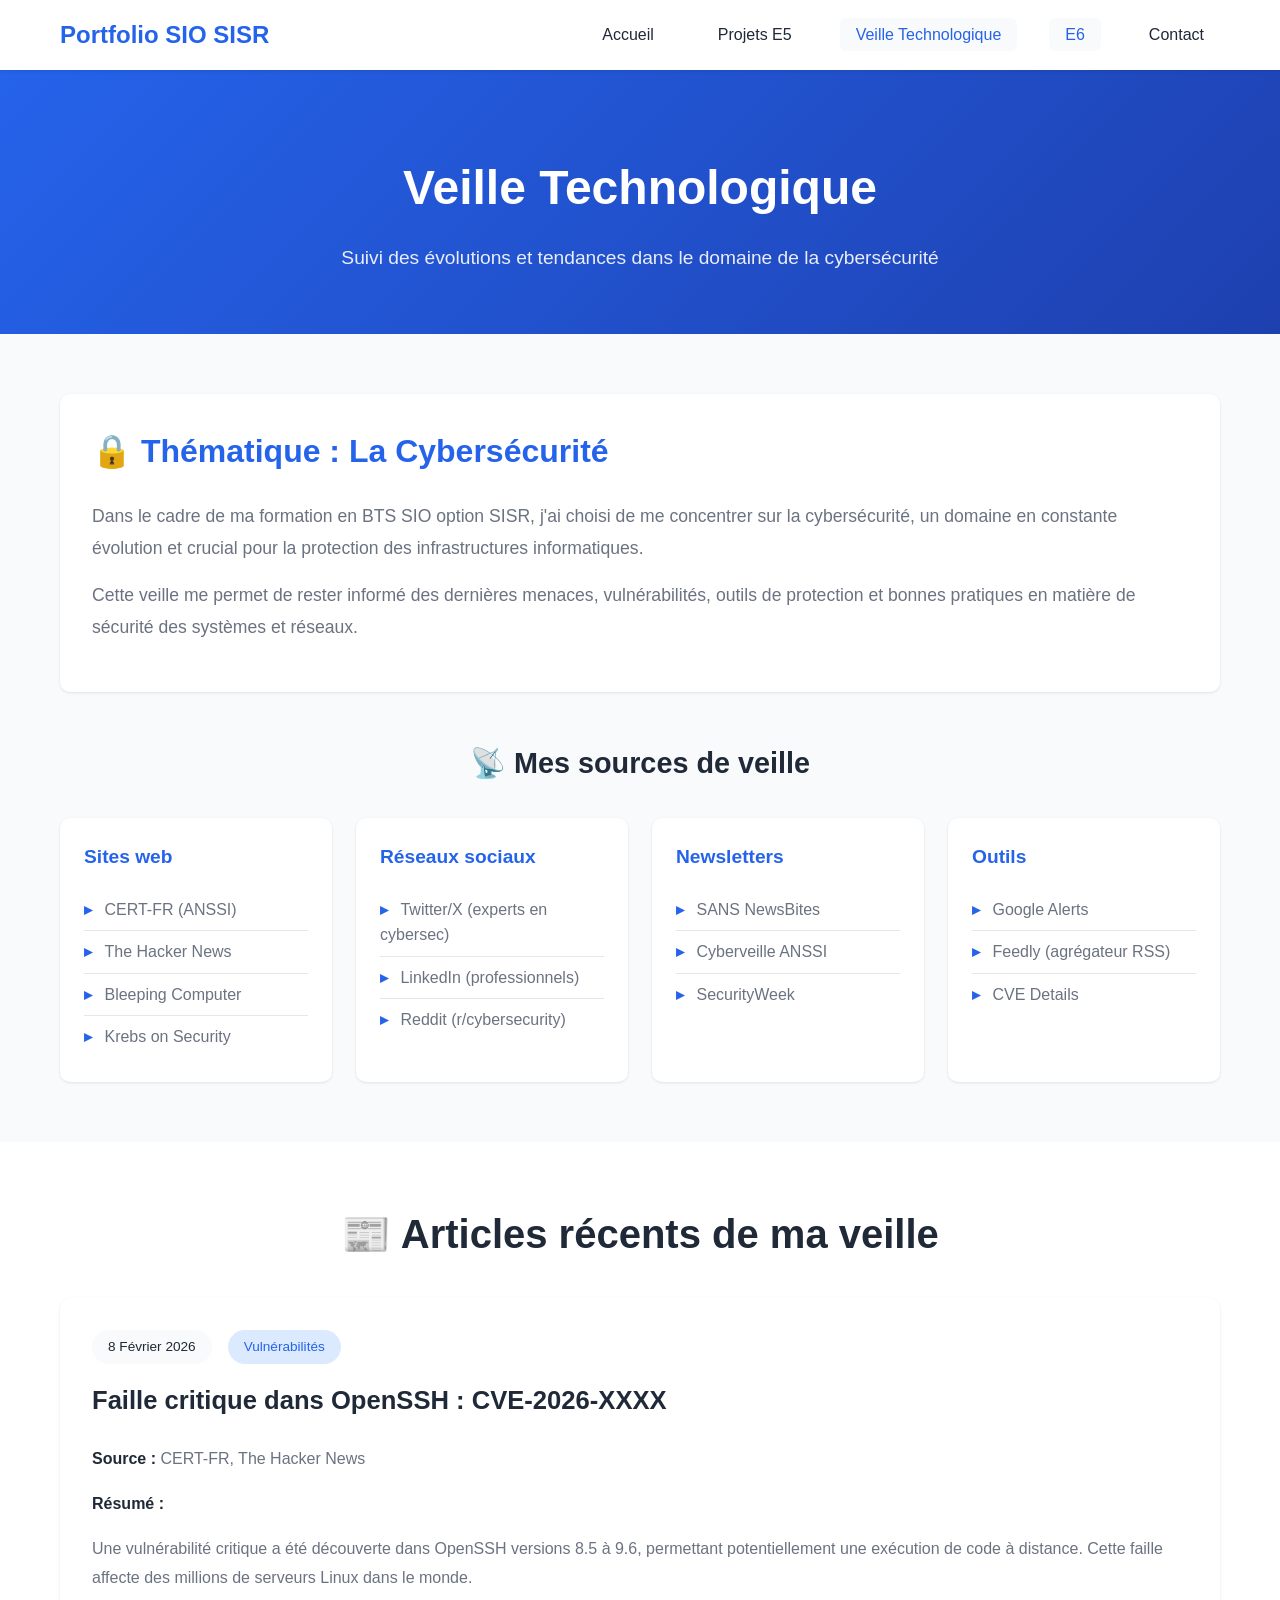
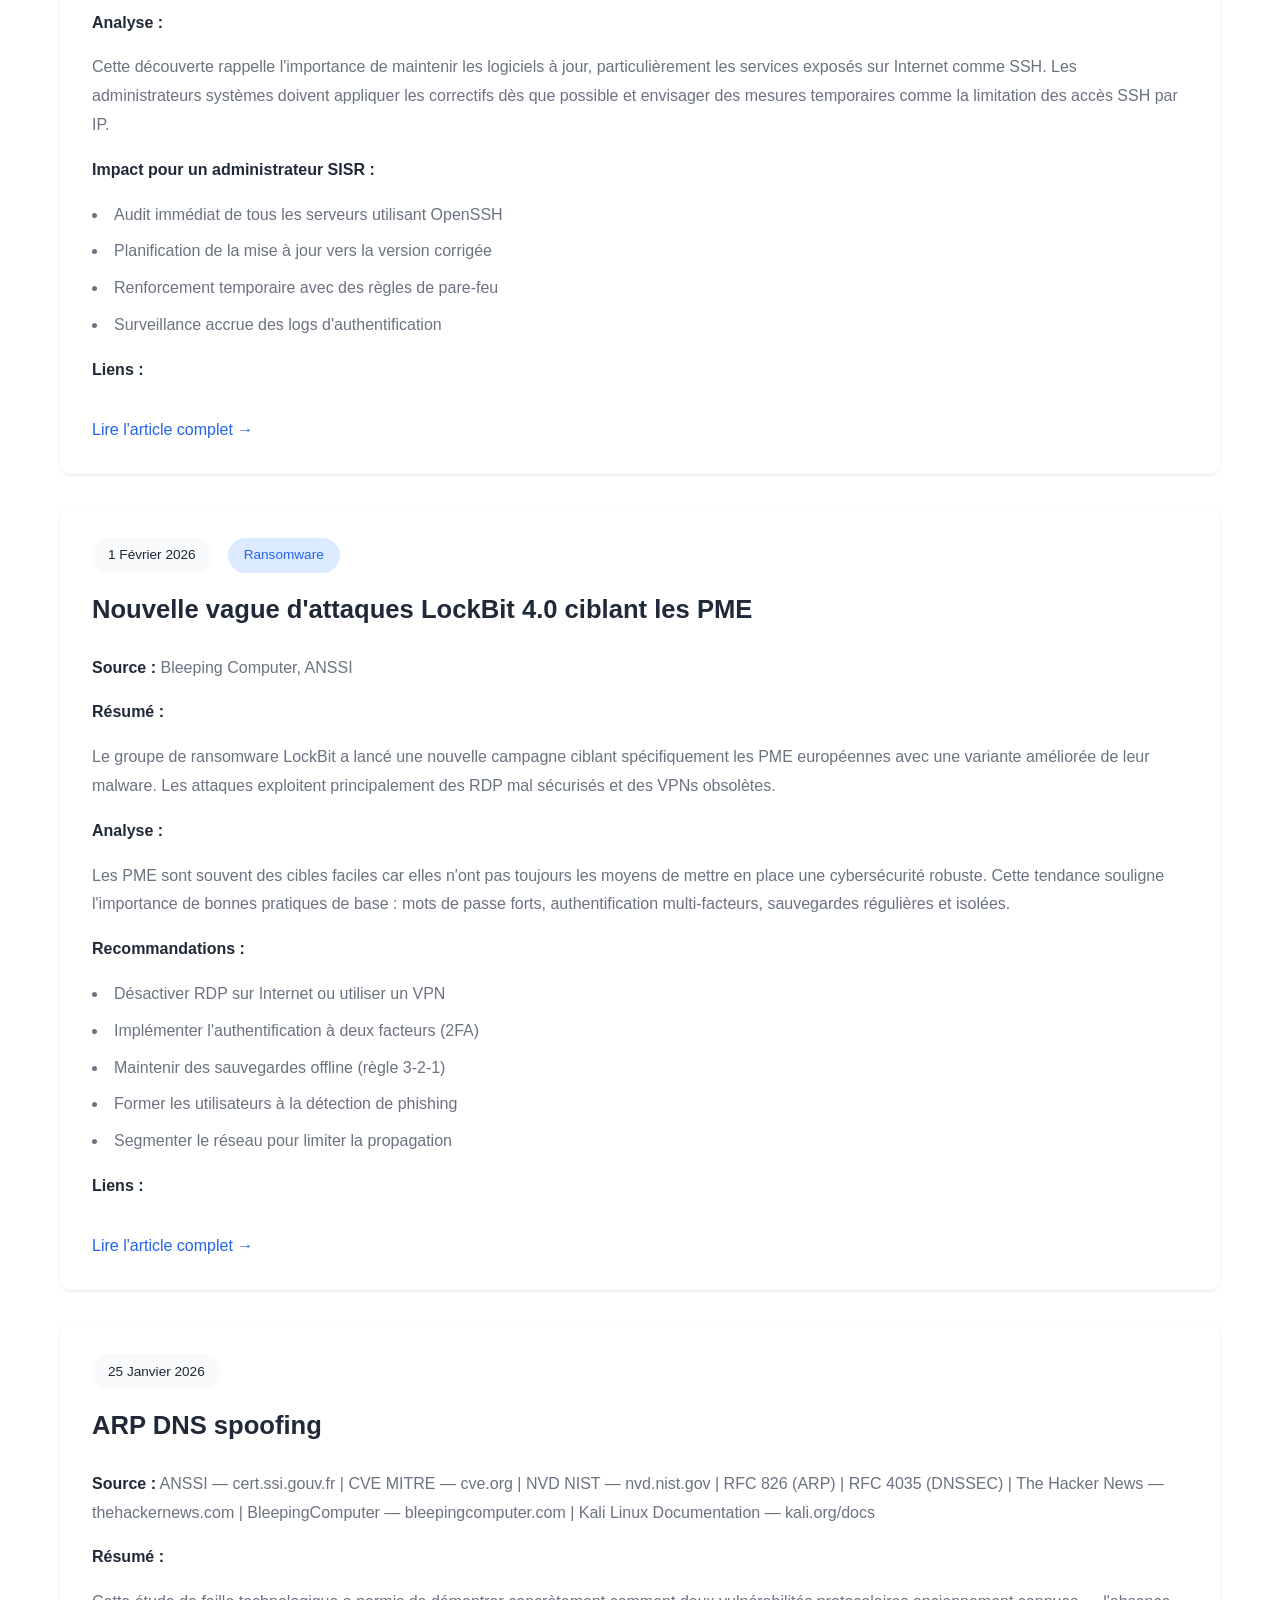
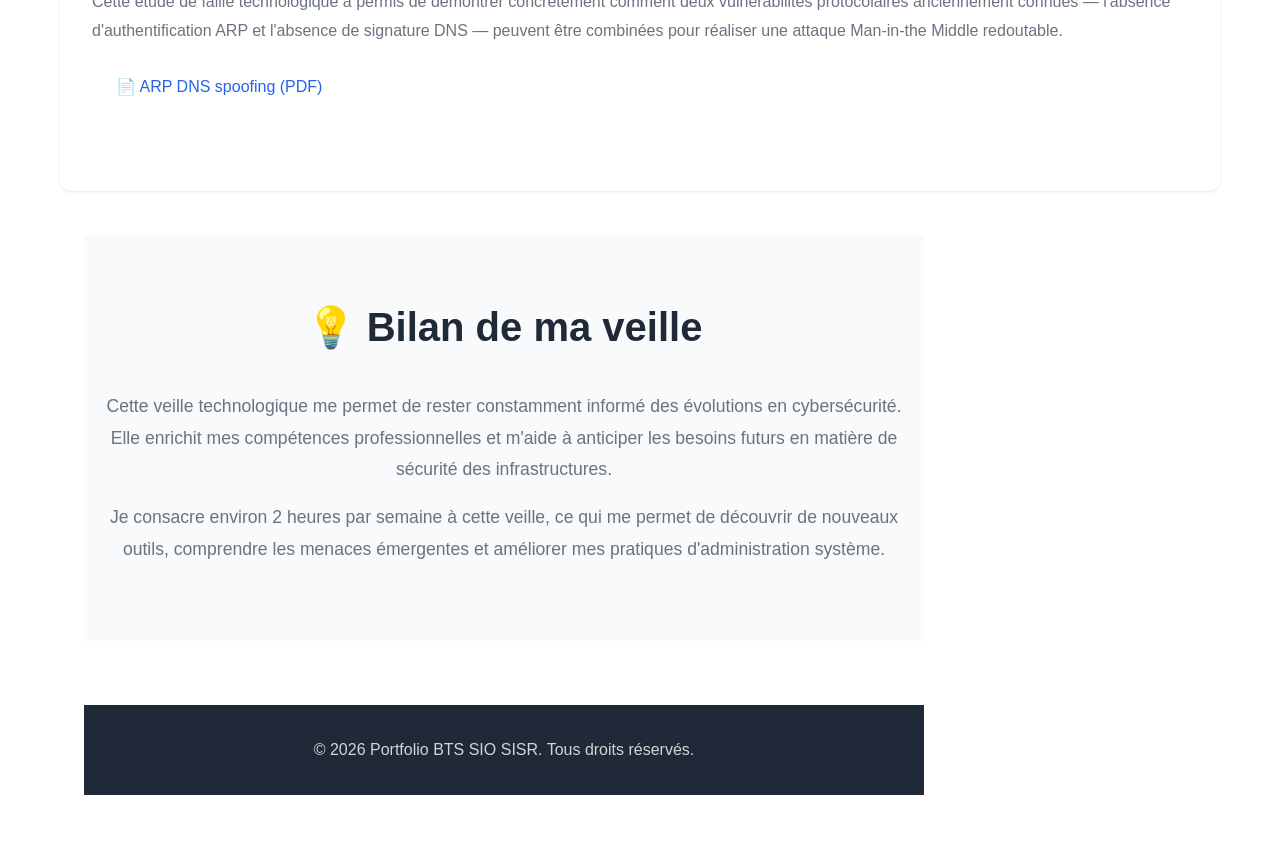
<file: veille.html>
<!DOCTYPE html>
<html lang="fr">
<head>
    <meta charset="UTF-8">
    <meta name="viewport" content="width=device-width, initial-scale=1.0">
    <title>Veille Technologique - Portfolio BTS SIO SISR</title>
    <link rel="stylesheet" href="style.css">
</head>
<body>
    <nav class="navbar">
        <div class="container">
            <div class="nav-brand">Portfolio SIO SISR</div>
            <ul class="nav-menu">
                <li><a href="index.html">Accueil</a></li>
                <li><a href="projets.html">Projets E5</a></li>
                <li><a href="veille.html" class="active">Veille Technologique</a></li>
                <li><a href="e6.html" class="active">E6</a></li>
                <li><a href="contact.html">Contact</a></li>
            </ul>
        </div>
    </nav>

    <section class="page-header">
        <div class="container">
            <h1>Veille Technologique</h1>
            <p>Suivi des évolutions et tendances dans le domaine de la cybersécurité</p>
        </div>
    </section>

    <section class="veille-intro">
        <div class="container">
            <div class="veille-theme">
                <h2>🔒 Thématique : La Cybersécurité</h2>
                <p>
                    Dans le cadre de ma formation en BTS SIO option SISR, j'ai choisi de me concentrer 
                    sur la cybersécurité, un domaine en constante évolution et crucial pour la protection 
                    des infrastructures informatiques.
                </p>
                <p>
                    Cette veille me permet de rester informé des dernières menaces, vulnérabilités, 
                    outils de protection et bonnes pratiques en matière de sécurité des systèmes et réseaux.
                </p>
            </div>

            <div class="veille-sources">
                <h3>📡 Mes sources de veille</h3>
                <div class="sources-grid">
                    <div class="source-card">
                        <h4>Sites web</h4>
                        <ul>
                            <li>CERT-FR (ANSSI)</li>
                            <li>The Hacker News</li>
                            <li>Bleeping Computer</li>
                            <li>Krebs on Security</li>
                        </ul>
                    </div>
                    <div class="source-card">
                        <h4>Réseaux sociaux</h4>
                        <ul>
                            <li>Twitter/X (experts en cybersec)</li>
                            <li>LinkedIn (professionnels)</li>
                            <li>Reddit (r/cybersecurity)</li>
                        </ul>
                    </div>
                    <div class="source-card">
                        <h4>Newsletters</h4>
                        <ul>
                            <li>SANS NewsBites</li>
                            <li>Cyberveille ANSSI</li>
                            <li>SecurityWeek</li>
                        </ul>
                    </div>
                    <div class="source-card">
                        <h4>Outils</h4>
                        <ul>
                            <li>Google Alerts</li>
                            <li>Feedly (agrégateur RSS)</li>
                            <li>CVE Details</li>
                        </ul>
                    </div>
                </div>
            </div>
        </div>
    </section>

    <section class="veille-articles">
        <div class="container">
            <h2>📰 Articles récents de ma veille</h2>

            <!-- Article 1 - EXEMPLE -->
            <article class="veille-card">
                <div class="veille-meta">
                    <span class="veille-date">8 Février 2026</span>
                    <span class="veille-category">Vulnérabilités</span>
                </div>
                <h3>Faille critique dans OpenSSH : CVE-2026-XXXX</h3>
                <div class="veille-content">
                    <p><strong>Source :</strong> CERT-FR, The Hacker News</p>
                    
                    <p><strong>Résumé :</strong></p>
                    <p>
                        Une vulnérabilité critique a été découverte dans OpenSSH versions 8.5 à 9.6, 
                        permettant potentiellement une exécution de code à distance. Cette faille affecte 
                        des millions de serveurs Linux dans le monde.
                    </p>

                    <p><strong>Analyse :</strong></p>
                    <p>
                        Cette découverte rappelle l'importance de maintenir les logiciels à jour, 
                        particulièrement les services exposés sur Internet comme SSH. Les administrateurs 
                        systèmes doivent appliquer les correctifs dès que possible et envisager des 
                        mesures temporaires comme la limitation des accès SSH par IP.
                    </p>

                    <p><strong>Impact pour un administrateur SISR :</strong></p>
                    <ul>
                        <li>Audit immédiat de tous les serveurs utilisant OpenSSH</li>
                        <li>Planification de la mise à jour vers la version corrigée</li>
                        <li>Renforcement temporaire avec des règles de pare-feu</li>
                        <li>Surveillance accrue des logs d'authentification</li>
                    </ul>

                    <p><strong>Liens :</strong></p>
                    <a href="#" class="article-link">Lire l'article complet →</a>
                </div>
            </article>

            <!-- Article 2 - EXEMPLE -->
            <article class="veille-card">
                <div class="veille-meta">
                    <span class="veille-date">1 Février 2026</span>
                    <span class="veille-category">Ransomware</span>
                </div>
                <h3>Nouvelle vague d'attaques LockBit 4.0 ciblant les PME</h3>
                <div class="veille-content">
                    <p><strong>Source :</strong> Bleeping Computer, ANSSI</p>
                    
                    <p><strong>Résumé :</strong></p>
                    <p>
                        Le groupe de ransomware LockBit a lancé une nouvelle campagne ciblant 
                        spécifiquement les PME européennes avec une variante améliorée de leur malware. 
                        Les attaques exploitent principalement des RDP mal sécurisés et des VPNs obsolètes.
                    </p>

                    <p><strong>Analyse :</strong></p>
                    <p>
                        Les PME sont souvent des cibles faciles car elles n'ont pas toujours les moyens 
                        de mettre en place une cybersécurité robuste. Cette tendance souligne l'importance 
                        de bonnes pratiques de base : mots de passe forts, authentification multi-facteurs, 
                        sauvegardes régulières et isolées.
                    </p>

                    <p><strong>Recommandations :</strong></p>
                    <ul>
                        <li>Désactiver RDP sur Internet ou utiliser un VPN</li>
                        <li>Implémenter l'authentification à deux facteurs (2FA)</li>
                        <li>Maintenir des sauvegardes offline (règle 3-2-1)</li>
                        <li>Former les utilisateurs à la détection de phishing</li>
                        <li>Segmenter le réseau pour limiter la propagation</li>
                    </ul>

                    <p><strong>Liens :</strong></p>
                    <a href="#" class="article-link">Lire l'article complet →</a>
                </div>
            </article>

            <!-- Article 3 - EXEMPLE -->
            <article class="veille-card">
                <div class="veille-meta">
                    <span class="veille-date">25 Janvier 2026</span>
                    
                </div>
                <h3>ARP DNS spoofing</h3>
                <div class="veille-content">
                    <p><strong>Source :</strong> ANSSI — cert.ssi.gouv.fr | CVE MITRE — cve.org | NVD NIST — nvd.nist.gov | RFC 826 (ARP) | 
RFC 4035 (DNSSEC) | The Hacker News — thehackernews.com | BleepingComputer — 
bleepingcomputer.com | Kali Linux Documentation — kali.org/docs</p>
                    
                    <p><strong>Résumé :</strong></p>
                    <p>
                        Cette étude de faille technologique a permis de démontrer concrètement comment deux 
vulnérabilités protocolaires anciennement connues — l'absence d'authentification ARP et 
l'absence de signature DNS — peuvent être combinées pour réaliser une attaque Man-in-the
Middle redoutable.  
                         
                        
                    </p>

                     <a href="Document/veille_techno_arp_dns_spoofing (1).pdf" class="btn btn-primary" download>
                      📄 ARP DNS spoofing  (PDF)
                    <p>
                         
                         
                        
                    </p>

                </div>
            </article>



    <section class="veille-conclusion">
        <div class="container">
            <h2>💡 Bilan de ma veille</h2>
            <p>
                Cette veille technologique me permet de rester constamment informé des évolutions 
                en cybersécurité. Elle enrichit mes compétences professionnelles et m'aide à 
                anticiper les besoins futurs en matière de sécurité des infrastructures.
            </p>
            <p>
                Je consacre environ 2 heures par semaine à cette veille, ce qui me permet de 
                découvrir de nouveaux outils, comprendre les menaces émergentes et améliorer 
                mes pratiques d'administration système.
            </p>
        </div>
    </section>

    <footer>
        <div class="container">
            <p>&copy; 2026 Portfolio BTS SIO SISR. Tous droits réservés.</p>
        </div>
    </footer>
</body>
</html>
</file>
<file: style.css>
/* ========================================
   VARIABLES CSS
   ======================================== */
:root {
    --primary-color: #2563eb;
    --secondary-color: #1e40af;
    --accent-color: #3b82f6;
    --text-color: #1f2937;
    --text-light: #6b7280;
    --bg-color: #ffffff;
    --bg-light: #f9fafb;
    --border-color: #e5e7eb;
    --success-color: #10b981;
    --warning-color: #f59e0b;
    --danger-color: #ef4444;
    --shadow: 0 1px 3px rgba(0, 0, 0, 0.1);
    --shadow-lg: 0 10px 25px rgba(0, 0, 0, 0.1);
}

/* ========================================
   RESET & BASE
   ======================================== */
* {
    margin: 0;
    padding: 0;
    box-sizing: border-box;
}

body {
    font-family: 'Segoe UI', Tahoma, Geneva, Verdana, sans-serif;
    line-height: 1.6;
    color: var(--text-color);
    background-color: var(--bg-color);
}

.container {
    max-width: 1200px;
    margin: 0 auto;
    padding: 0 20px;
}

/* ========================================
   NAVIGATION
   ======================================== */
.navbar {
    background-color: var(--bg-color);
    box-shadow: var(--shadow);
    position: sticky;
    top: 0;
    z-index: 100;
    padding: 1rem 0;
}

.navbar .container {
    display: flex;
    justify-content: space-between;
    align-items: center;
}

.nav-brand {
    font-size: 1.5rem;
    font-weight: bold;
    color: var(--primary-color);
}

.nav-menu {
    display: flex;
    list-style: none;
    gap: 2rem;
}

.nav-menu a {
    text-decoration: none;
    color: var(--text-color);
    font-weight: 500;
    transition: color 0.3s;
    padding: 0.5rem 1rem;
    border-radius: 6px;
}

.nav-menu a:hover,
.nav-menu a.active {
    color: var(--primary-color);
    background-color: var(--bg-light);
}

/* ========================================
   HERO SECTION
   ======================================== */
.hero {
    background: linear-gradient(135deg, var(--primary-color) 0%, var(--secondary-color) 100%);
    color: white;
    padding: 100px 0;
    text-align: center;
}

.hero-content h1 {
    font-size: 3rem;
    margin-bottom: 1rem;
}

.hero-content h2 {
    font-size: 1.5rem;
    font-weight: 400;
    margin-bottom: 1.5rem;
    opacity: 0.9;
}

.hero-description {
    font-size: 1.1rem;
    max-width: 700px;
    margin: 0 auto 2rem;
    opacity: 0.95;
}

.hero-buttons {
    display: flex;
    gap: 1rem;
    justify-content: center;
    flex-wrap: wrap;
}

/* ========================================
   BUTTONS
   ======================================== */
.btn {
    display: inline-block;
    padding: 0.75rem 1.5rem;
    border-radius: 6px;
    text-decoration: none;
    font-weight: 500;
    transition: all 0.3s;
    cursor: pointer;
    border: none;
    font-size: 1rem;
}

.btn-primary {
    background-color: white;
    color: var(--primary-color);
}

.btn-primary:hover {
    background-color: var(--bg-light);
    transform: translateY(-2px);
    box-shadow: var(--shadow-lg);
}

.btn-secondary {
    background-color: transparent;
    color: white;
    border: 2px solid white;
}

.btn-secondary:hover {
    background-color: white;
    color: var(--primary-color);
}

/* ========================================
   SECTIONS GÉNÉRALES
   ======================================== */
section {
    padding: 60px 0;
}

section h2 {
    font-size: 2.5rem;
    margin-bottom: 2rem;
    text-align: center;
    color: var(--text-color);
}

.page-header {
    background: linear-gradient(135deg, var(--primary-color) 0%, var(--secondary-color) 100%);
    color: white;
    padding: 80px 0 60px;
    text-align: center;
}

.page-header h1 {
    font-size: 3rem;
    margin-bottom: 1rem;
}

.page-header p {
    font-size: 1.2rem;
    opacity: 0.9;
}

/* ========================================
   ABOUT SECTION
   ======================================== */
.about {
    background-color: var(--bg-light);
}

.about-content {
    max-width: 800px;
    margin: 0 auto;
}

.about-text p {
    font-size: 1.1rem;
    margin-bottom: 1rem;
    color: var(--text-light);
}

/* ========================================
   COMPÉTENCES
   ======================================== */
.competences-grid {
    display: grid;
    grid-template-columns: repeat(auto-fit, minmax(250px, 1fr));
    gap: 2rem;
    margin-top: 3rem;
}

.competence-card {
    background-color: white;
    padding: 2rem;
    border-radius: 10px;
    box-shadow: var(--shadow);
    transition: transform 0.3s, box-shadow 0.3s;
    text-align: center;
}

.competence-card:hover {
    transform: translateY(-5px);
    box-shadow: var(--shadow-lg);
}

.competence-card h3 {
    font-size: 1.5rem;
    margin-bottom: 1rem;
    color: var(--primary-color);
}

.competence-card p {
    color: var(--text-light);
}

/* ========================================
   CTA SECTION
   ======================================== */
.cta {
    background-color: var(--bg-light);
    text-align: center;
}

.cta p {
    font-size: 1.1rem;
    color: var(--text-light);
    margin-bottom: 2rem;
}

/* ========================================
   PROJETS
   ======================================== */
.projet-card {
    background-color: white;
    border-radius: 10px;
    box-shadow: var(--shadow);
    margin-bottom: 3rem;
    overflow: hidden;
    transition: box-shadow 0.3s;
}

.projet-card:hover {
    box-shadow: var(--shadow-lg);
}

.projet-header {
    background: linear-gradient(135deg, var(--primary-color) 0%, var(--secondary-color) 100%);
    color: white;
    padding: 2rem;
    display: flex;
    justify-content: space-between;
    align-items: center;
    flex-wrap: wrap;
    gap: 1rem;
}

.projet-header h2 {
    margin: 0;
    font-size: 1.8rem;
    text-align: left;
    color: white;
}

.projet-date {
    background-color: rgba(255, 255, 255, 0.2);
    padding: 0.5rem 1rem;
    border-radius: 20px;
    font-size: 0.9rem;
}

.projet-content {
    padding: 2rem;
}

.projet-section {
    margin-bottom: 2rem;
}

.projet-section h3 {
    color: var(--primary-color);
    font-size: 1.3rem;
    margin-bottom: 1rem;
    display: flex;
    align-items: center;
    gap: 0.5rem;
}

.projet-section p {
    color: var(--text-light);
    line-height: 1.8;
    margin-bottom: 1rem;
}

.projet-section ul {
    list-style-position: inside;
    color: var(--text-light);
    line-height: 1.8;
}

.projet-section li {
    margin-bottom: 0.5rem;
}

/* Technologies et Tags */
.technologies,
.competences-list {
    display: flex;
    flex-wrap: wrap;
    gap: 0.5rem;
    margin-top: 1rem;
}

.tech-tag,
.comp-tag {
    background-color: var(--bg-light);
    color: var(--primary-color);
    padding: 0.5rem 1rem;
    border-radius: 20px;
    font-size: 0.9rem;
    font-weight: 500;
    border: 1px solid var(--border-color);
}

.tech-tag {
    background-color: #dbeafe;
}

.comp-tag {
    background-color: #f0fdf4;
    color: var(--success-color);
    border-color: #bbf7d0;
}

/* ========================================
   VEILLE TECHNOLOGIQUE
   ======================================== */
.veille-intro {
    background-color: var(--bg-light);
}

.veille-theme {
    background-color: white;
    padding: 2rem;
    border-radius: 10px;
    box-shadow: var(--shadow);
    margin-bottom: 3rem;
}

.veille-theme h2 {
    color: var(--primary-color);
    font-size: 2rem;
    margin-bottom: 1.5rem;
    text-align: left;
}

.veille-theme p {
    color: var(--text-light);
    font-size: 1.1rem;
    line-height: 1.8;
    margin-bottom: 1rem;
}

.veille-sources {
    margin-top: 3rem;
}

.veille-sources h3 {
    font-size: 1.8rem;
    margin-bottom: 2rem;
    text-align: center;
    color: var(--text-color);
}

.sources-grid {
    display: grid;
    grid-template-columns: repeat(auto-fit, minmax(250px, 1fr));
    gap: 1.5rem;
}

.source-card {
    background-color: white;
    padding: 1.5rem;
    border-radius: 10px;
    box-shadow: var(--shadow);
}

.source-card h4 {
    color: var(--primary-color);
    margin-bottom: 1rem;
    font-size: 1.2rem;
}

.source-card ul {
    list-style: none;
}

.source-card li {
    color: var(--text-light);
    padding: 0.5rem 0;
    border-bottom: 1px solid var(--border-color);
}

.source-card li:last-child {
    border-bottom: none;
}

.source-card li:before {
    content: "▸ ";
    color: var(--primary-color);
    font-weight: bold;
    margin-right: 0.5rem;
}

/* Articles de veille */
.veille-card {
    background-color: white;
    border-radius: 10px;
    box-shadow: var(--shadow);
    padding: 2rem;
    margin-bottom: 2rem;
    transition: box-shadow 0.3s;
}

.veille-card:hover {
    box-shadow: var(--shadow-lg);
}

.veille-meta {
    display: flex;
    gap: 1rem;
    margin-bottom: 1rem;
    flex-wrap: wrap;
}

.veille-date,
.veille-category {
    background-color: var(--bg-light);
    padding: 0.4rem 1rem;
    border-radius: 20px;
    font-size: 0.85rem;
    font-weight: 500;
}

.veille-category {
    background-color: #dbeafe;
    color: var(--primary-color);
}

.veille-card h3 {
    color: var(--text-color);
    font-size: 1.6rem;
    margin-bottom: 1.5rem;
}

.veille-content p {
    color: var(--text-light);
    line-height: 1.8;
    margin-bottom: 1rem;
}

.veille-content strong {
    color: var(--text-color);
    font-weight: 600;
}

.veille-content ul {
    list-style-position: inside;
    color: var(--text-light);
    line-height: 1.8;
    margin-bottom: 1rem;
}

.veille-content li {
    margin-bottom: 0.5rem;
}

.article-link {
    display: inline-block;
    color: var(--primary-color);
    text-decoration: none;
    font-weight: 500;
    margin-top: 1rem;
    transition: color 0.3s;
}

.article-link:hover {
    color: var(--secondary-color);
    text-decoration: underline;
}

.veille-conclusion {
    background-color: var(--bg-light);
    text-align: center;
}

.veille-conclusion p {
    max-width: 800px;
    margin: 0 auto 1rem;
    color: var(--text-light);
    font-size: 1.1rem;
    line-height: 1.8;
}

/* ========================================
   CONTACT
   ======================================== */
.contact-section {
    padding: 60px 0;
}

.contact-grid {
    display: grid;
    grid-template-columns: repeat(auto-fit, minmax(300px, 1fr));
    gap: 3rem;
    margin-top: 2rem;
}

.contact-info,
.contact-form-container {
    background-color: white;
    padding: 2rem;
    border-radius: 10px;
    box-shadow: var(--shadow);
}

.contact-info h2,
.contact-form-container h2 {
    font-size: 1.8rem;
    margin-bottom: 2rem;
    text-align: left;
    color: var(--text-color);
}

.contact-item {
    margin-bottom: 2rem;
}

.contact-item h3 {
    color: var(--primary-color);
    font-size: 1.2rem;
    margin-bottom: 0.5rem;
}

.contact-item p {
    color: var(--text-light);
}

.contact-item a {
    color: var(--primary-color);
    text-decoration: none;
    transition: color 0.3s;
}

.contact-item a:hover {
    color: var(--secondary-color);
    text-decoration: underline;
}

.social-links {
    display: flex;
    gap: 1rem;
    flex-wrap: wrap;
}

.social-link {
    background-color: var(--bg-light);
    padding: 0.5rem 1rem;
    border-radius: 6px;
    color: var(--primary-color);
    text-decoration: none;
    font-weight: 500;
    transition: all 0.3s;
}

.social-link:hover {
    background-color: var(--primary-color);
    color: white;
}

/* Formulaire */
.contact-form {
    display: flex;
    flex-direction: column;
    gap: 1.5rem;
}

.form-group {
    display: flex;
    flex-direction: column;
}

.form-group label {
    color: var(--text-color);
    font-weight: 500;
    margin-bottom: 0.5rem;
}

.form-group input,
.form-group textarea {
    padding: 0.75rem;
    border: 1px solid var(--border-color);
    border-radius: 6px;
    font-size: 1rem;
    font-family: inherit;
    transition: border-color 0.3s;
}

.form-group input:focus,
.form-group textarea:focus {
    outline: none;
    border-color: var(--primary-color);
}

.form-note {
    font-size: 0.85rem;
    color: var(--text-light);
    font-style: italic;
    margin-top: 1rem;
}

/* ========================================
   FOOTER
   ======================================== */
footer {
    background-color: var(--text-color);
    color: white;
    text-align: center;
    padding: 2rem 0;
    margin-top: 4rem;
}

footer p {
    opacity: 0.8;
}

/* ========================================
   RESPONSIVE
   ======================================== */
@media (max-width: 768px) {
    .hero-content h1 {
        font-size: 2rem;
    }

    .hero-content h2 {
        font-size: 1.2rem;
    }

    .nav-menu {
        flex-direction: column;
        gap: 0.5rem;
    }

    .navbar .container {
        flex-direction: column;
    }

    section h2,
    .page-header h1 {
        font-size: 2rem;
    }

    .projet-header {
        flex-direction: column;
        align-items: flex-start;
    }

    .competences-grid,
    .sources-grid {
        grid-template-columns: 1fr;
    }

    .contact-grid {
        grid-template-columns: 1fr;
    }
}

@media (max-width: 480px) {
    .hero {
        padding: 60px 0;
    }

    .hero-content h1 {
        font-size: 1.5rem;
    }

    .hero-buttons {
        flex-direction: column;
        width: 100%;
    }

    .btn {
        width: 100%;
    }
}
</file>
